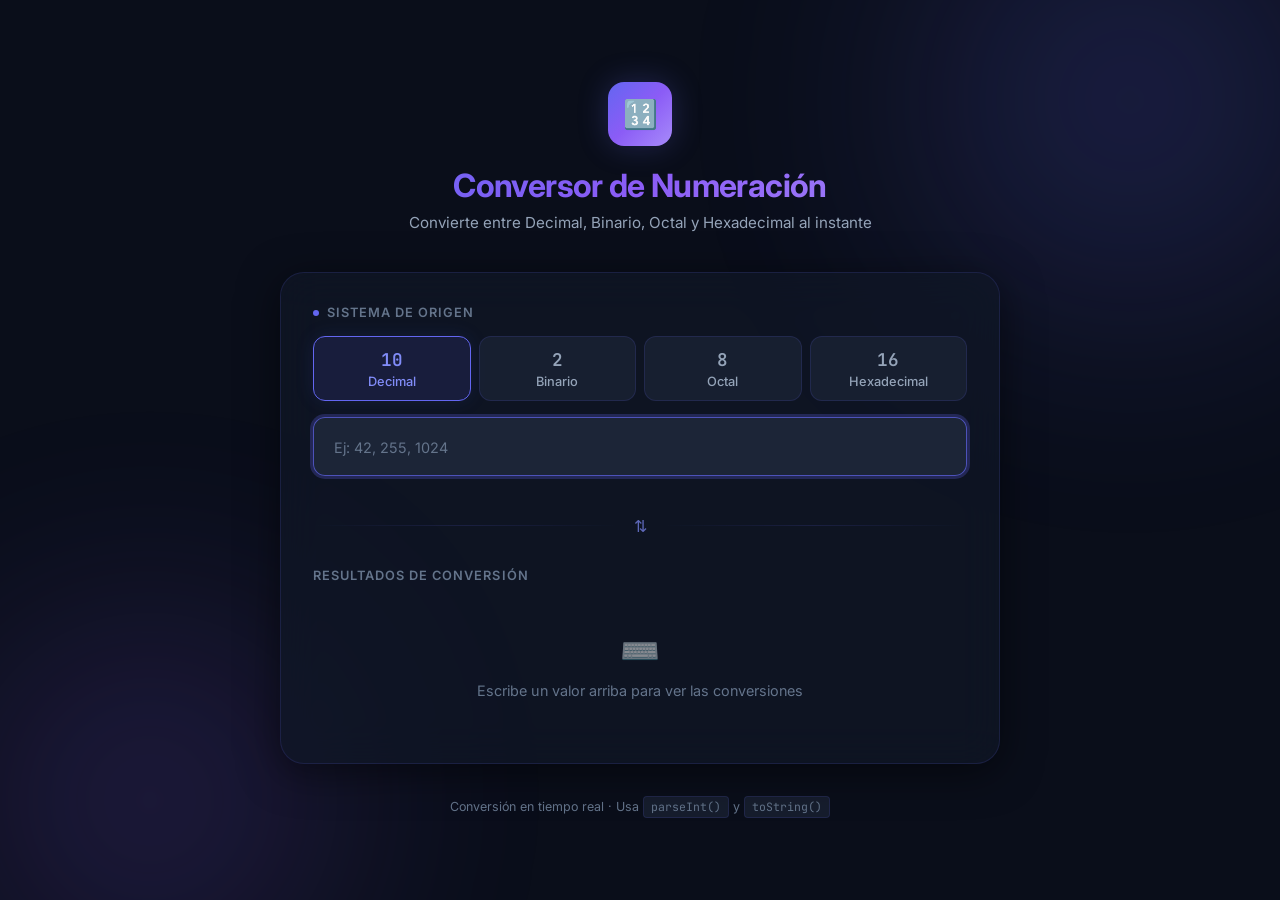
<file: index.html>
<!DOCTYPE html>
<html lang="es">

<head>
    <meta charset="UTF-8">
    <meta name="viewport" content="width=device-width, initial-scale=1.0">
    <meta name="description"
        content="Conversor de sistemas de numeración: Decimal, Binario, Octal y Hexadecimal con conversión en tiempo real.">
    <title>Conversor de Sistemas de Numeración</title>
    <link rel="preconnect" href="https://fonts.googleapis.com">
    <link rel="preconnect" href="https://fonts.gstatic.com" crossorigin>
    <link
        href="https://fonts.googleapis.com/css2?family=Inter:wght@300;400;500;600;700&family=JetBrains+Mono:wght@400;500;600&display=swap"
        rel="stylesheet">
    <link rel="stylesheet" href="styles.css">
</head>

<body>
    <div class="app-container">

        <!-- Header -->
        <header class="app-header">
            <div class="icon-badge">🔢</div>
            <h1>Conversor de Numeración</h1>
            <p>Convierte entre Decimal, Binario, Octal y Hexadecimal al instante</p>
        </header>

        <!-- Main Card -->
        <div class="converter-card">

            <!-- Input Section -->
            <div class="input-section">
                <div class="section-label">
                    <span class="dot"></span>
                    Sistema de origen
                </div>

                <!-- Base selector buttons -->
                <div class="base-select-row" id="baseSelector">
                    <button class="base-option active" data-base="10" id="btn-base-10">
                        <span class="base-num">10</span>
                        Decimal
                    </button>
                    <button class="base-option" data-base="2" id="btn-base-2">
                        <span class="base-num">2</span>
                        Binario
                    </button>
                    <button class="base-option" data-base="8" id="btn-base-8">
                        <span class="base-num">8</span>
                        Octal
                    </button>
                    <button class="base-option" data-base="16" id="btn-base-16">
                        <span class="base-num">16</span>
                        Hexadecimal
                    </button>
                </div>

                <!-- Value input -->
                <div class="input-wrapper">
                    <input type="text" id="inputValue" placeholder="Ingresa un valor..." autocomplete="off"
                        spellcheck="false">
                    <button class="clear-btn" id="clearBtn" title="Limpiar">✕</button>
                </div>

                <!-- Validation message -->
                <div class="validation-msg" id="validationMsg">
                    <span>⚠</span>
                    <span id="validationText"></span>
                </div>
            </div>

            <!-- Divider -->
            <div class="divider">
                <div class="line"></div>
                <span class="icon">⇅</span>
                <div class="line"></div>
            </div>

            <!-- Results Section -->
            <div class="results-section">
                <div class="section-label">Resultados de conversión</div>
                <div class="result-grid" id="resultGrid">
                    <div class="empty-state" id="emptyState">
                        <div class="empty-icon">⌨️</div>
                        <p>Escribe un valor arriba para ver las conversiones</p>
                    </div>
                </div>
            </div>

        </div>

        <!-- Footer -->
        <footer class="app-footer">
            Conversión en tiempo real · Usa <kbd>parseInt()</kbd> y <kbd>toString()</kbd>
        </footer>

    </div>

    <!-- Script externo -->
    <script src="converter.js"></script>
</body>

</html>
</file>
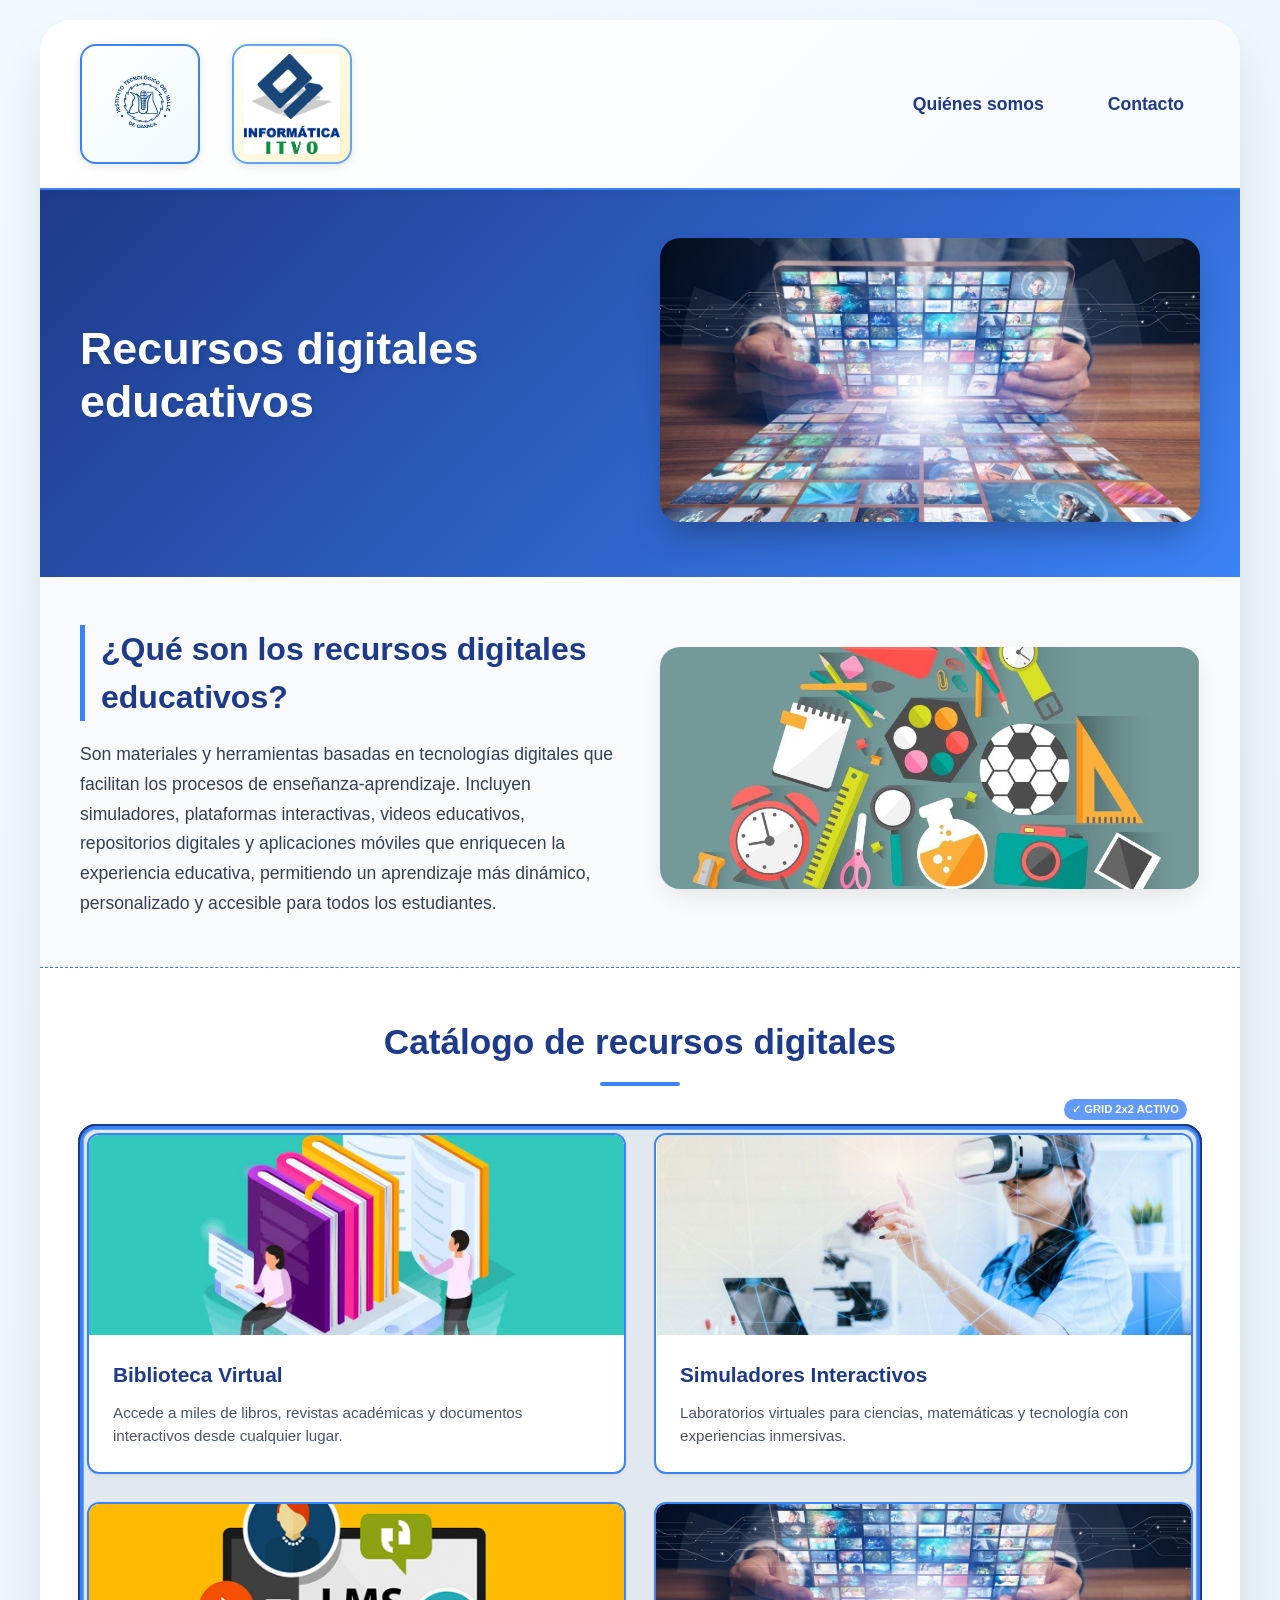
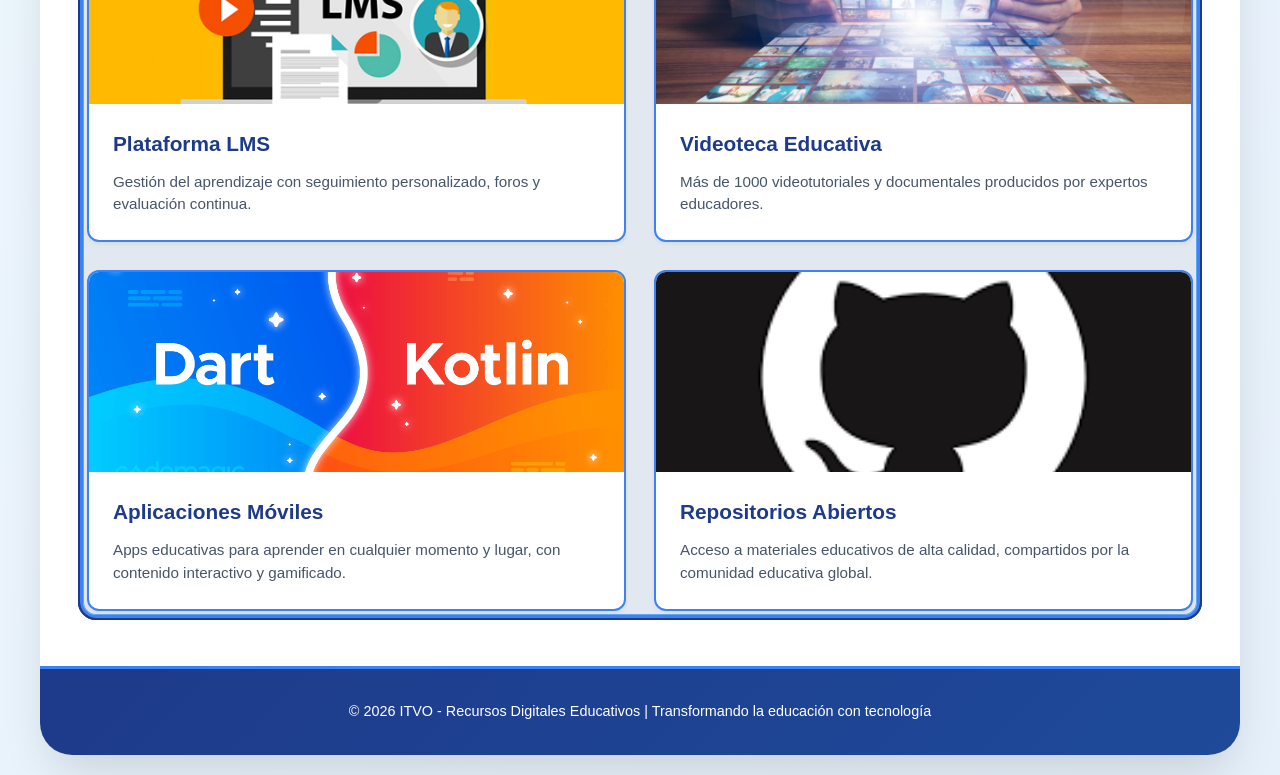
<file: recurso_edu/index.html>
<!DOCTYPE html>
<html lang="es">

<head>
  <meta charset="UTF-8">
  <meta name="viewport" content="width=device-width, initial-scale=1.0, viewport-fit=cover">
  <title>ITVO - Recursos Digitales Educativos</title>
  <link rel="stylesheet" href="css/index.css">
  <link rel="icon" href="images/logo.png" type="image/png">
</head>

<body>
  <div class="page-container">
    <!-- Header con logos -->
    <header class="main-header">
      <div class="logos">
        <div class="logo-item">
          <img src="images/logo1.png" alt="ITVO Logo" class="logo-img"
            onerror="this.src='https://placehold.co/80x80/1e3a8a/white?text=ITVO'">
        </div>
        <div class="logo-item">
          <img src="images/logoInf.jpeg" alt="Informática Logo" class="logo-img"
            onerror="this.src='https://placehold.co/80x80/3b82f6/white?text=Info'">
        </div>
      </div>
      <nav class="main-nav">
        <ul>
          <li><a href="presentacion.html">Quiénes somos </a></li>
          <li><a href="presentacion.html">Contacto</a></li>
        </ul>
      </nav>
    </header>

    <section class="hero">
      <div class="hero-text">
        <h1>Recursos digitales educativos</h1>
      </div>
      <div class="hero-image">
        <img src="images/multimedia.jpg" alt="Recursos digitales educativos" class="hero-img"
          onerror="this.src='https://placehold.co/600x400/2563eb/white?text=Recursos+Digitales+Educativos'">
      </div>
    </section>

    <section class="description-section">
      <div class="desc-content">
        <h2>¿Qué son los recursos digitales educativos?</h2>
        <p>Son materiales y herramientas basadas en tecnologías digitales que facilitan los procesos de
          enseñanza-aprendizaje. Incluyen simuladores, plataformas interactivas, videos educativos, repositorios
          digitales y aplicaciones móviles que enriquecen la experiencia educativa, permitiendo un aprendizaje más
          dinámico, personalizado y accesible para todos los estudiantes.</p>
      </div>
      <div class="desc-image">
        <img src="images/recursoed.jpg" alt="Descripción recursos digitales" class="desc-img"
          onerror="this.src='https://placehold.co/500x350/3b82f6/white?text=Recursos+Digitales'">
      </div>
    </section>

    <section class="resources-section">
      <h2 class="section-title">Catálogo de recursos digitales</h2>
      <div class="resources-grid grid-2x2">
        <!-- Recurso 1 -->
        <div class="resource-card">
          <div class="resource-image">
            <img src="images/que-es-una-biblioteca-virtual.webp" alt="Recurso digital 1"
              onerror="this.src='https://placehold.co/300x200/1e3a8a/white?text=Biblioteca+Virtual'">
          </div>
          <div class="resource-description">
            <h3>Biblioteca Virtual</h3>
            <p>Accede a miles de libros, revistas académicas y documentos interactivos desde cualquier lugar.</p>
          </div>
        </div>
        <!-- Recurso 2 -->
        <div class="resource-card">
          <div class="resource-image">
            <img src="images/simulador1.jpg" alt="Recurso digital 2"
              onerror="this.src='https://placehold.co/300x200/2563eb/white?text=Simuladores+3D'">
          </div>
          <div class="resource-description">
            <h3>Simuladores Interactivos</h3>
            <p>Laboratorios virtuales para ciencias, matemáticas y tecnología con experiencias inmersivas.</p>
          </div>
        </div>
        <!-- Recurso 3 -->
        <div class="resource-card">
          <div class="resource-image">
            <img src="images/lms.png" alt="Recurso digital 3"
              onerror="this.src='https://placehold.co/300x200/3b82f6/white?text=Plataforma+LMS'">
          </div>
          <div class="resource-description">
            <h3>Plataforma LMS</h3>
            <p>Gestión del aprendizaje con seguimiento personalizado, foros y evaluación continua.</p>
          </div>
        </div>
        <!-- Recurso 4 -->
        <div class="resource-card">
          <div class="resource-image">
            <img src="images/multimedia.jpg" alt="Recurso digital 4"
              onerror="this.src='https://placehold.co/300x200/1e40af/white?text=Contenido+Multimedia'">
          </div>
          <div class="resource-description">
            <h3>Videoteca Educativa</h3>
            <p>Más de 1000 videotutoriales y documentales producidos por expertos educadores.</p>
          </div>
          <!--Recurso 5-->
        </div>
        <div class="resource-card">
          <div class="resource-image">
            <img src="images/app.png" alt="Recurso digital 5"
              onerror="this.src='https://placehold.co/300x200/1e3a8a/white?text=Aplicaciones+Móviles'">
          </div>
          <div class="resource-description">
            <h3>Aplicaciones Móviles</h3>
            <p>Apps educativas para aprender en cualquier momento y lugar, con contenido interactivo y gamificado.</p>
          </div>
        </div>
        <!--Recurso 6-->
        <div class="resource-card">
          <div class="resource-image">
            <img src="images/git.png" alt="Recurso digital 6"
              onerror="this.src='https://placehold.co/300x200/2563eb/white?text=Repositorios+Abiertos'">
          </div>
          <div class="resource-description">
            <h3>Repositorios Abiertos</h3>
            <p>Acceso a materiales educativos de alta calidad, compartidos por la comunidad educativa global.</p>
          </div>
        </div>
      </div>
    </section>

    <footer class="main-footer">
      <p>&copy; 2026 ITVO - Recursos Digitales Educativos | Transformando la educación con tecnología</p>
    </footer>
  </div>

  <script src="js/index.js"></script>
</body>

</html>
</file>
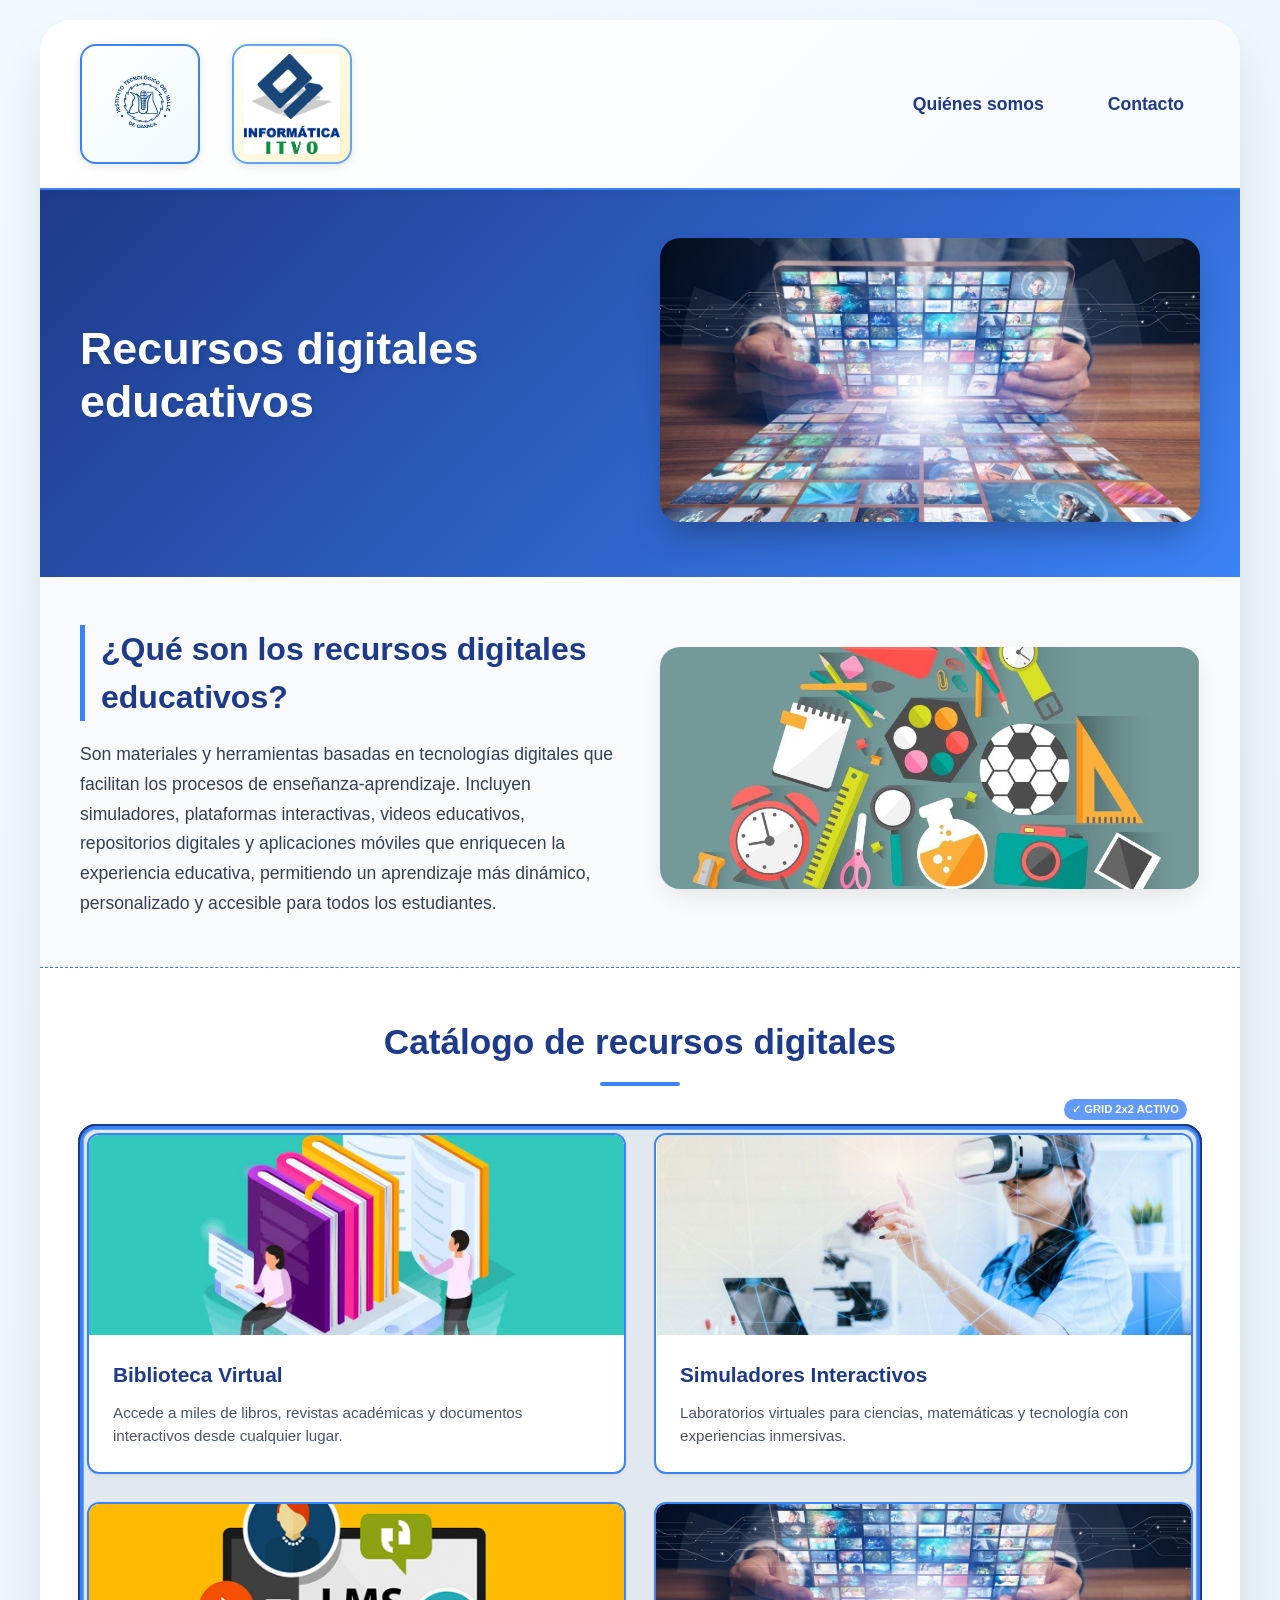
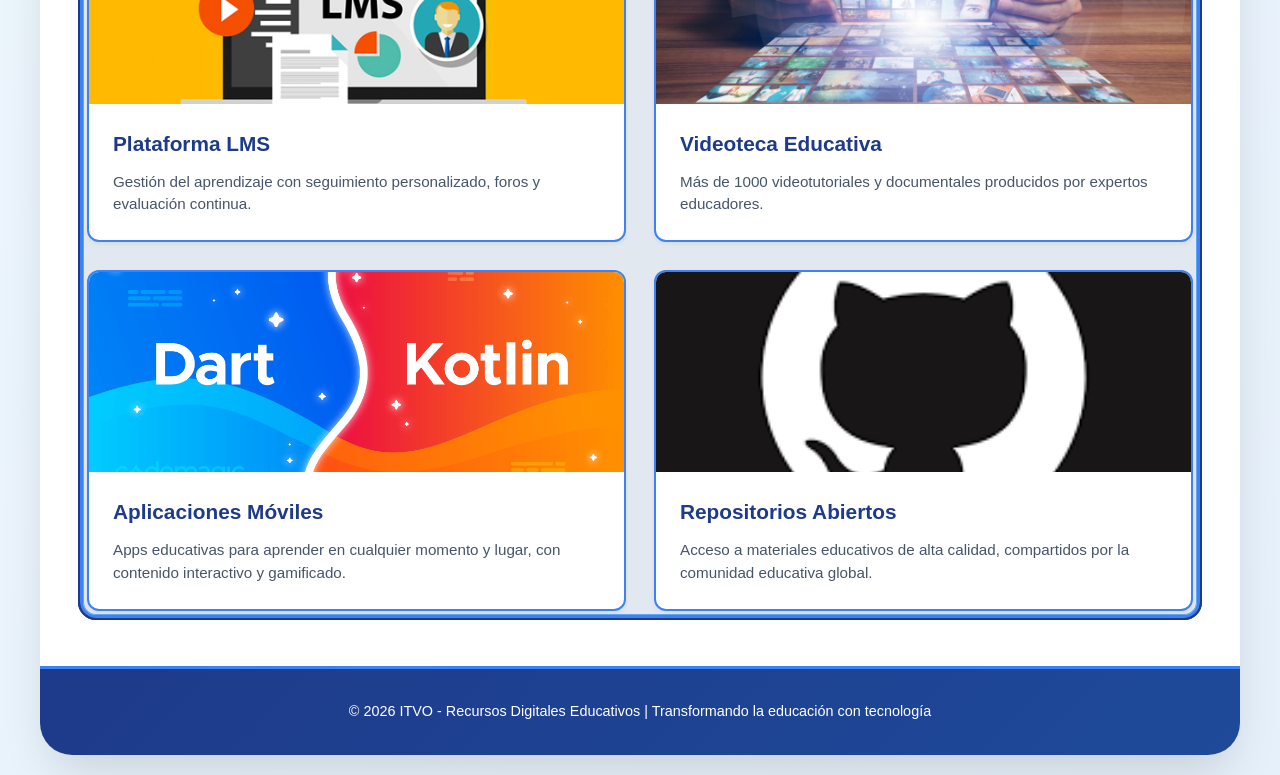
<file: u2T3/index.html>
<!DOCTYPE html>
<html lang="es">

<head>
  <meta charset="UTF-8">
  <meta name="viewport" content="width=device-width, initial-scale=1.0, viewport-fit=cover">
  <title>ITVO - Recursos Digitales Educativos</title>
  <link rel="stylesheet" href="css/index.css">
  <link rel="icon" href="images/logo.png" type="image/png">
</head>

<body>
  <div class="page-container">
    <header class="main-header">
      <div class="logos">
        <div class="logo-item">
          <img src="images/logo1.png" alt="ITVO Logo" class="logo-img"
            onerror="this.src='https://placehold.co/80x80/1e3a8a/white?text=ITVO'">
        </div>
        <div class="logo-item">
          <img src="images/logoInf.jpeg" alt="Informática Logo" class="logo-img"
            onerror="this.src='https://placehold.co/80x80/3b82f6/white?text=Info'">
        </div>
      </div>
      <nav class="main-nav">
        <ul>
          <li><a href="presentacion.html">Quiénes somos </a></li>
          <li><a href="presentacion.html">Contacto</a></li>
        </ul>
      </nav>
    </header>

    <section class="hero">
      <div class="hero-text">
        <h1>Recursos digitales educativos</h1>
      </div>
      <div class="hero-image">
        <img src="images/multimedia.jpg" alt="Recursos digitales educativos" class="hero-img"
          onerror="this.src='https://placehold.co/600x400/2563eb/white?text=Recursos+Digitales+Educativos'">
      </div>
    </section>

    <section class="description-section">
      <div class="desc-content">
        <h2>¿Qué son los recursos digitales educativos?</h2>
        <p>Son materiales y herramientas basadas en tecnologías digitales que facilitan los procesos de
          enseñanza-aprendizaje. Incluyen simuladores, plataformas interactivas, videos educativos, repositorios
          digitales y aplicaciones móviles que enriquecen la experiencia educativa, permitiendo un aprendizaje más
          dinámico, personalizado y accesible para todos los estudiantes.</p>
      </div>
      <div class="desc-image">
        <img src="images/recursoed.jpg" alt="Descripción recursos digitales" class="desc-img"
          onerror="this.src='https://placehold.co/500x350/3b82f6/white?text=Recursos+Digitales'">
      </div>
    </section>

    <section class="resources-section">
      <h2 class="section-title">Catálogo de recursos digitales</h2>
      <div class="resources-grid grid-2x2">
        <div class="resource-card">
          <div class="resource-image">
            <img src="images/que-es-una-biblioteca-virtual.webp" alt="Recurso digital 1"
              onerror="this.src='https://placehold.co/300x200/1e3a8a/white?text=Biblioteca+Virtual'">
          </div>
          <div class="resource-description">
            <h3>Biblioteca Virtual</h3>
            <p>Accede a miles de libros, revistas académicas y documentos interactivos desde cualquier lugar.</p>
          </div>
        </div>
        <div class="resource-card">
          <div class="resource-image">
            <img src="images/simulador1.jpg" alt="Recurso digital 2"
              onerror="this.src='https://placehold.co/300x200/2563eb/white?text=Simuladores+3D'">
          </div>
          <div class="resource-description">
            <h3>Simuladores Interactivos</h3>
            <p>Laboratorios virtuales para ciencias, matemáticas y tecnología con experiencias inmersivas.</p>
          </div>
        </div>
        <div class="resource-card">
          <div class="resource-image">
            <img src="images/lms.png" alt="Recurso digital 3"
              onerror="this.src='https://placehold.co/300x200/3b82f6/white?text=Plataforma+LMS'">
          </div>
          <div class="resource-description">
            <h3>Plataforma LMS</h3>
            <p>Gestión del aprendizaje con seguimiento personalizado, foros y evaluación continua.</p>
          </div>
        </div>
        <div class="resource-card">
          <div class="resource-image">
            <img src="images/multimedia.jpg" alt="Recurso digital 4"
              onerror="this.src='https://placehold.co/300x200/1e40af/white?text=Contenido+Multimedia'">
          </div>
          <div class="resource-description">
            <h3>Videoteca Educativa</h3>
            <p>Más de 1000 videotutoriales y documentales producidos por expertos educadores.</p>
          </div>
        </div>
        <div class="resource-card">
          <div class="resource-image">
            <img src="images/app.png" alt="Recurso digital 5"
              onerror="this.src='https://placehold.co/300x200/1e3a8a/white?text=Aplicaciones+Móviles'">
          </div>
          <div class="resource-description">
            <h3>Aplicaciones Móviles</h3>
            <p>Apps educativas para aprender en cualquier momento y lugar, con contenido interactivo y gamificado.</p>
          </div>
        </div>
        <div class="resource-card">
          <div class="resource-image">
            <img src="images/git.png" alt="Recurso digital 6"
              onerror="this.src='https://placehold.co/300x200/2563eb/white?text=Repositorios+Abiertos'">
          </div>
          <div class="resource-description">
            <h3>Repositorios Abiertos</h3>
            <p>Acceso a materiales educativos de alta calidad, compartidos por la comunidad educativa global.</p>
          </div>
        </div>
      </div>
    </section>

    <footer class="main-footer">
      <p>&copy; 2026 ITVO - Recursos Digitales Educativos | Transformando la educación con tecnología</p>
    </footer>
  </div>

  <script src="js/index.js"></script>
</body>

</html>
</file>
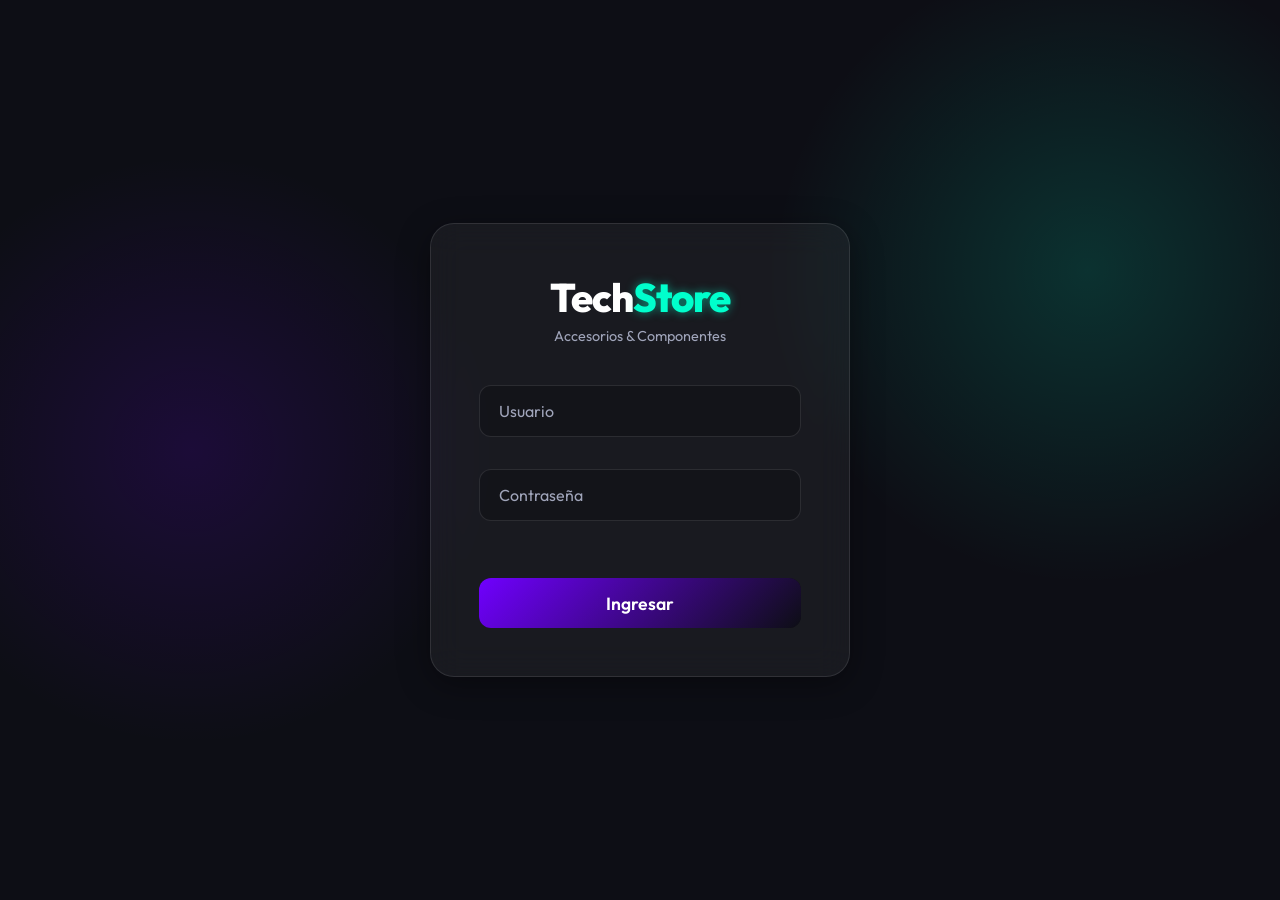
<file: SistemaVenta/SistemaVenta/index.html>
<!DOCTYPE html>
<html lang="es">

<head>
    <meta charset="UTF-8">
    <meta name="viewport" content="width=device-width, initial-scale=1.0">
    <title>TechStore - Iniciar Sesión</title>
    <link rel="stylesheet" href="styles.css">
    <link href="https://fonts.googleapis.com/css2?family=Outfit:wght@300;400;600;800&display=swap" rel="stylesheet">
</head>

<body class="login-bg">
    <div class="glass-container login-box">
        <div class="logo-area">
            <h1>Tech<span>Store</span></h1>
            <p>Accesorios & Componentes</p>
        </div>

        <form id="loginForm">
            <div class="input-group">
                <input type="text" id="username" required>
                <label for="username">Usuario</label>
            </div>
            <div class="input-group">
                <input type="password" id="password" required>
                <label for="password">Contraseña</label>
            </div>
            <div class="error-msg" id="errorMsg"></div>
            <button type="submit" class="glow-on-hover">Ingresar</button>
        </form>



        <script src="data.js"></script>
        <script src="login.js"></script>
</body>

</html>
</file>
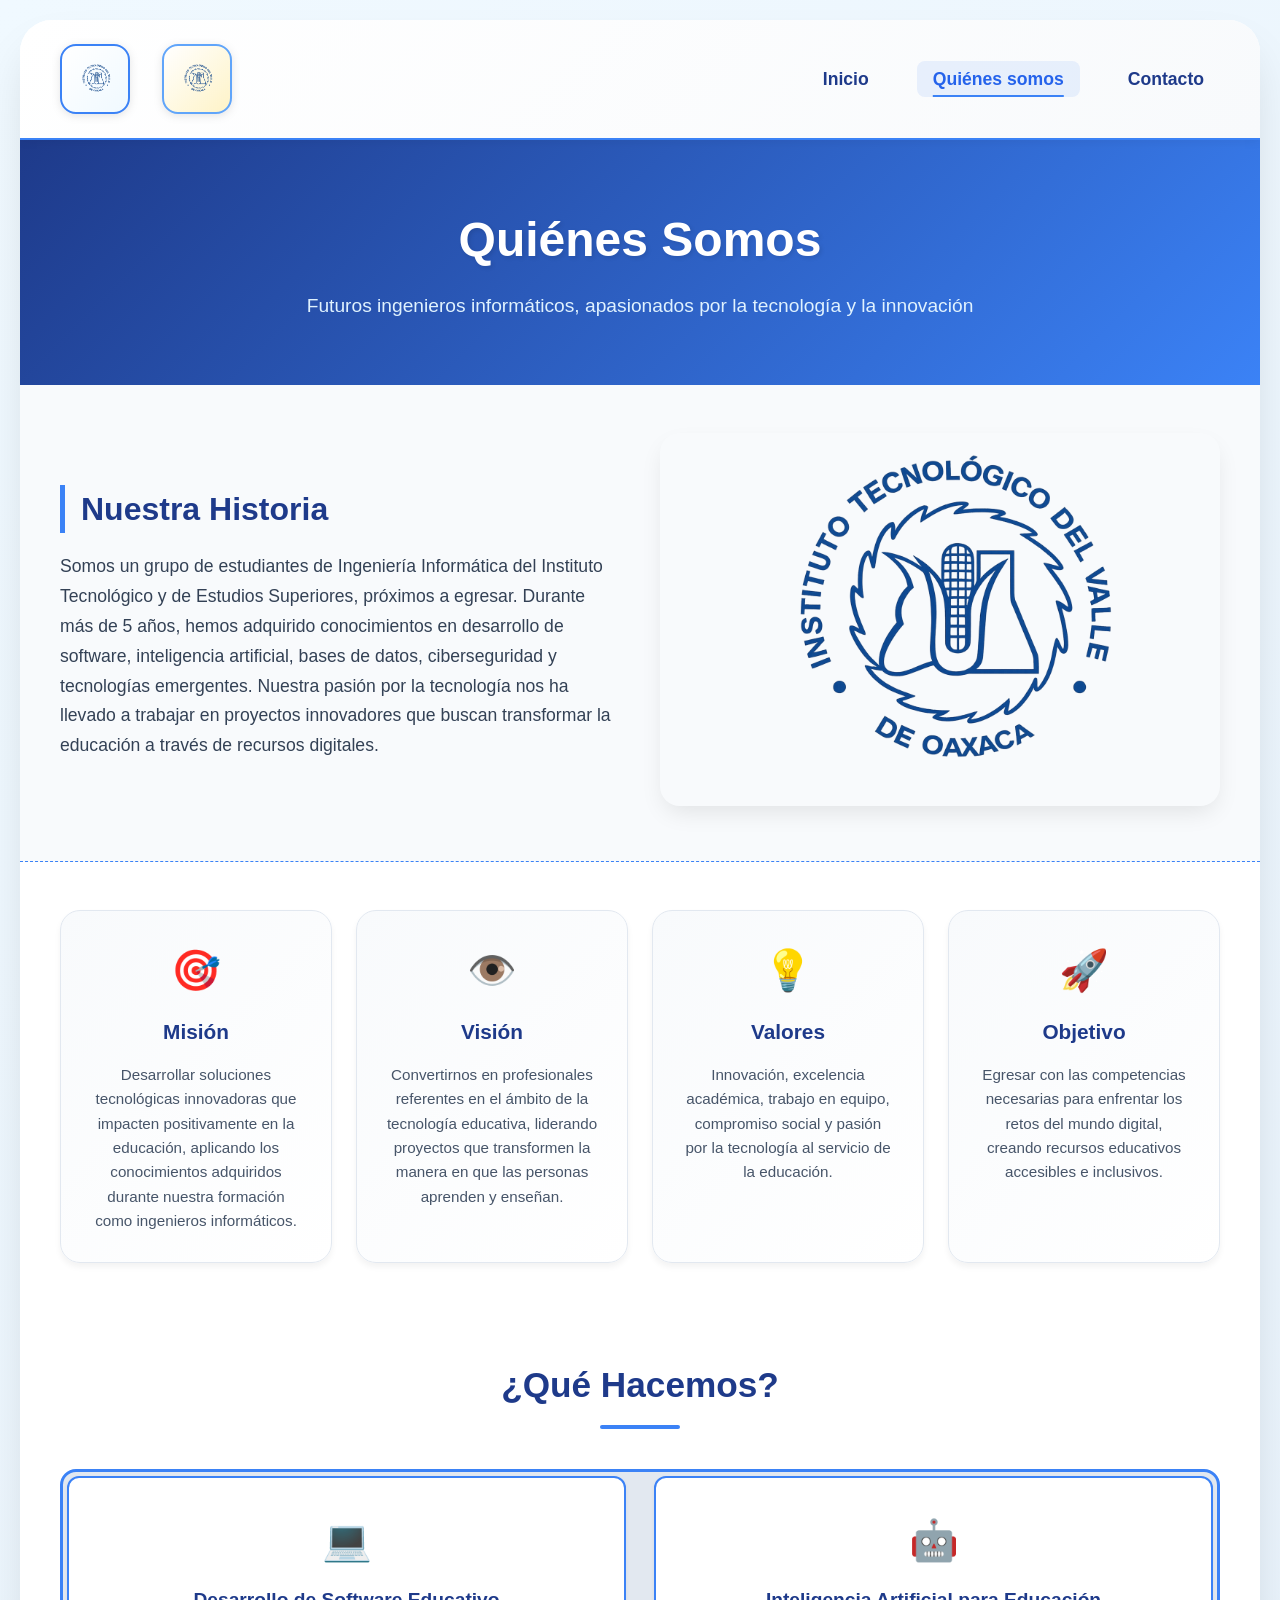
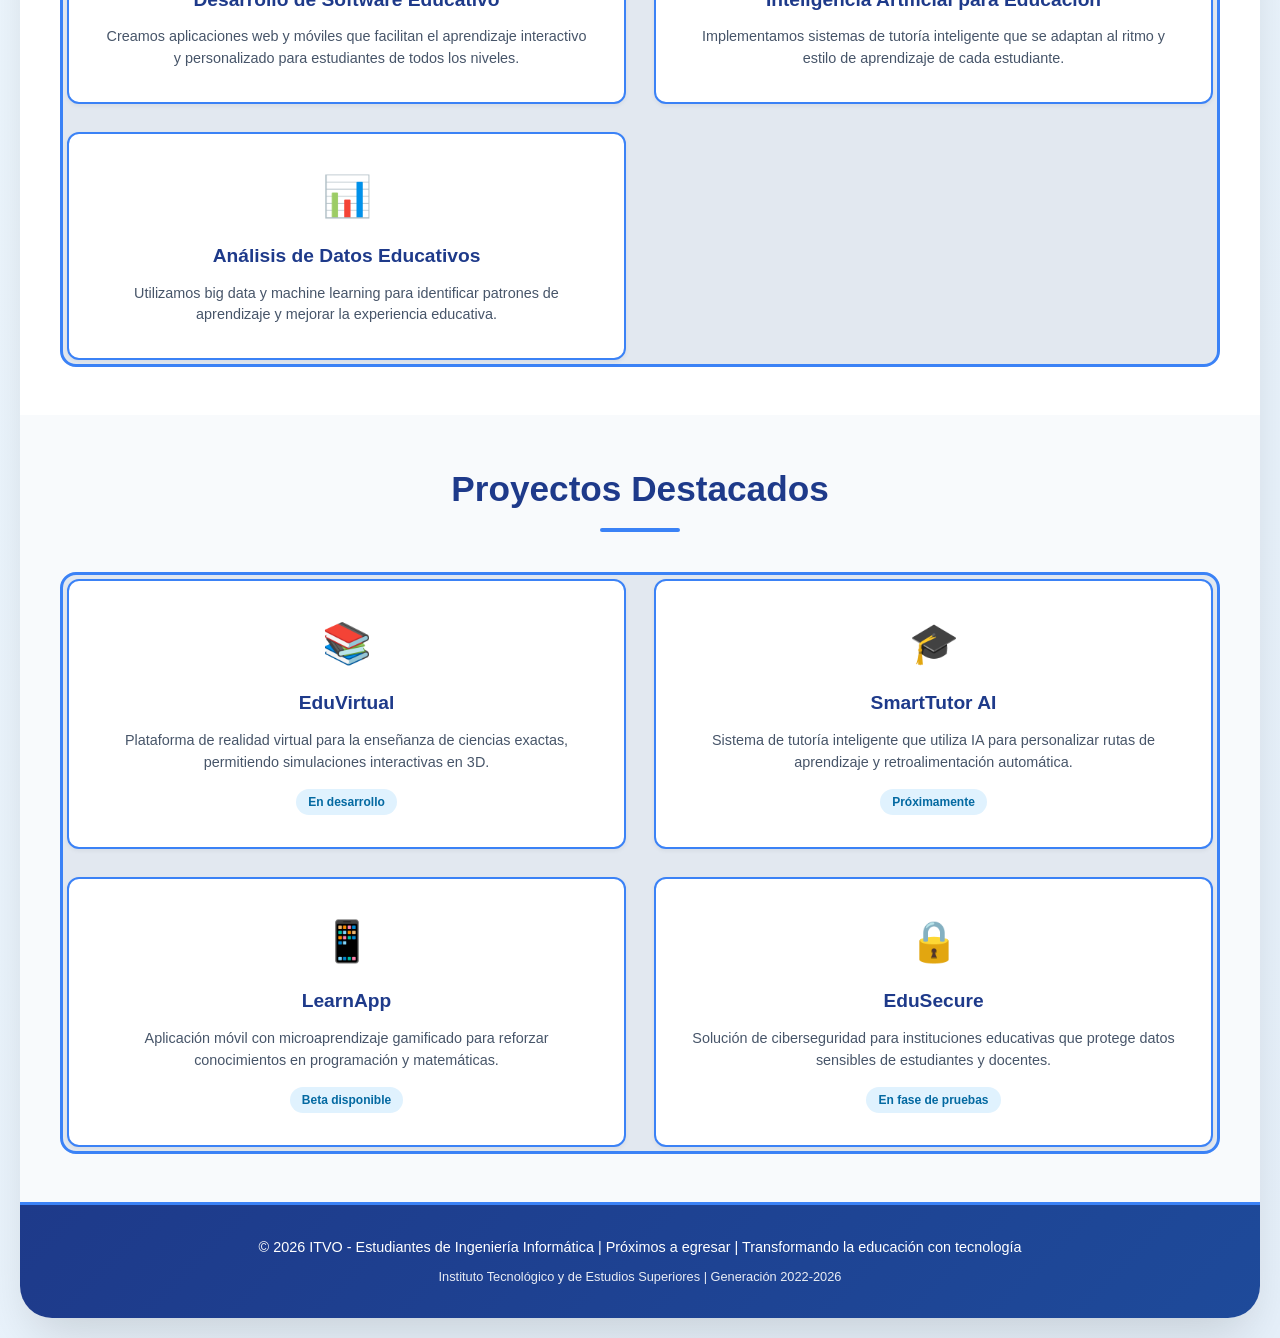
<file: recurso_edu/presentacion.html>
<!DOCTYPE html>
<html lang="es">

<head>
  <meta charset="UTF-8">
  <meta name="viewport" content="width=device-width, initial-scale=1.0, viewport-fit=cover">
  <title>ITVO - Quiénes Somos | Estudiantes de Ingeniería Informática</title>
  <link rel="stylesheet" href="css/presentacion.css">
  <link rel="icon" href="images/logo1.png" type="image/png">
</head>

<body>
  <div class="page-container">
    <!-- Header con logos -->
    <header class="main-header">
      <div class="logos">
        <div class="logo-item">
          <img src="images/logo1.png" alt="ITVO Logo" class="logo-img"
            onerror="this.src='https://placehold.co/80x80/1e3a8a/white?text=ITVO'">
        </div>
        <div class="logo-item">
          <img src="images/logo1.png" alt="Informática Logo" class="logo-img"
            onerror="this.src='https://placehold.co/80x80/3b82f6/white?text=Info'">
        </div>
      </div>
      <nav class="main-nav">
        <ul>
          <li><a href="index.html">Inicio</a></li>
          <li><a href="#" class="active">Quiénes somos</a></li>
          <li><a href="#">Contacto</a></li>
        </ul>
      </nav>
    </header>

    <!-- Sección Hero: Presentación del equipo -->
    <section class="hero-team">
      <div class="hero-content">
        <h1>Quiénes Somos</h1>
        <p class="subtitle">Futuros ingenieros informáticos, apasionados por la tecnología y la innovación</p>
      </div>
    </section>

    <!-- Sección: Nuestra Historia -->
    <section class="history-section">
      <div class="history-content">
        <h2>Nuestra Historia</h2>
        <p>Somos un grupo de estudiantes de Ingeniería Informática del Instituto Tecnológico y de Estudios Superiores,
          próximos a egresar. Durante más de 5 años, hemos adquirido conocimientos en desarrollo de software,
          inteligencia artificial, bases de datos, ciberseguridad y tecnologías emergentes. Nuestra pasión por la
          tecnología nos ha llevado a trabajar en proyectos innovadores que buscan transformar la educación a través de
          recursos digitales.</p>
      </div>
      <div class="history-image">
        <img src="images/logo1.png" alt="Nuestra historia" class="history-img"
          onerror="this.src='https://placehold.co/500x350/3b82f6/white?text=Nuestra+Historia'">
      </div>
    </section>

    <!-- Sección: Misión y Visión (GRID 2x2) -->
    <section class="mission-vision">
      <div class="mv-card">
        <div class="mv-icon">🎯</div>
        <h3>Misión</h3>
        <p>Desarrollar soluciones tecnológicas innovadoras que impacten positivamente en la educación, aplicando los
          conocimientos adquiridos durante nuestra formación como ingenieros informáticos.</p>
      </div>
      <div class="mv-card">
        <div class="mv-icon">👁️</div>
        <h3>Visión</h3>
        <p>Convertirnos en profesionales referentes en el ámbito de la tecnología educativa, liderando proyectos que
          transformen la manera en que las personas aprenden y enseñan.</p>
      </div>
      <div class="mv-card">
        <div class="mv-icon">💡</div>
        <h3>Valores</h3>
        <p>Innovación, excelencia académica, trabajo en equipo, compromiso social y pasión por la tecnología al servicio
          de la educación.</p>
      </div>
      <div class="mv-card">
        <div class="mv-icon">🚀</div>
        <h3>Objetivo</h3>
        <p>Egresar con las competencias necesarias para enfrentar los retos del mundo digital, creando recursos
          educativos accesibles e inclusivos.</p>
      </div>
    </section>


    <!-- Sección: Qué Hacemos -->
    <section class="whatwedo-section">
      <h2 class="section-title">¿Qué Hacemos?</h2>
      <div class="whatwedo-grid grid-2x2">
        <div class="wwd-card">
          <div class="wwd-icon">💻</div>
          <h3>Desarrollo de Software Educativo</h3>
          <p>Creamos aplicaciones web y móviles que facilitan el aprendizaje interactivo y personalizado para
            estudiantes de todos los niveles.</p>
        </div>
        <div class="wwd-card">
          <div class="wwd-icon">🤖</div>
          <h3>Inteligencia Artificial para Educación</h3>
          <p>Implementamos sistemas de tutoría inteligente que se adaptan al ritmo y estilo de aprendizaje de cada
            estudiante.</p>
        </div>
        <div class="wwd-card">
          <div class="wwd-icon">📊</div>
          <h3>Análisis de Datos Educativos</h3>
          <p>Utilizamos big data y machine learning para identificar patrones de aprendizaje y mejorar la experiencia
            educativa.</p>
        </div>
        <div class="wwd-card">
          <div class="wwd-icon">🌐</div>
          <h3>Plataformas Colaborativas</h3>
          <p>Desarrollamos entornos virtuales que fomentan la colaboración entre estudiantes y docentes, rompiendo
            barreras geográficas.</p>
        </div>
      </div>
    </section>

    <!-- Sección: Proyectos Destacados -->
    <section class="projects-section">
      <h2 class="section-title">Proyectos Destacados</h2>
      <div class="projects-grid grid-2x2">
        <div class="project-card">
          <div class="project-icon">📚</div>
          <h3>EduVirtual</h3>
          <p>Plataforma de realidad virtual para la enseñanza de ciencias exactas, permitiendo simulaciones interactivas
            en 3D.</p>
          <span class="project-status">En desarrollo</span>
        </div>
        <div class="project-card">
          <div class="project-icon">🎓</div>
          <h3>SmartTutor AI</h3>
          <p>Sistema de tutoría inteligente que utiliza IA para personalizar rutas de aprendizaje y retroalimentación
            automática.</p>
          <span class="project-status">Próximamente</span>
        </div>
        <div class="project-card">
          <div class="project-icon">📱</div>
          <h3>LearnApp</h3>
          <p>Aplicación móvil con microaprendizaje gamificado para reforzar conocimientos en programación y matemáticas.
          </p>
          <span class="project-status">Beta disponible</span>
        </div>
        <div class="project-card">
          <div class="project-icon">🔒</div>
          <h3>EduSecure</h3>
          <p>Solución de ciberseguridad para instituciones educativas que protege datos sensibles de estudiantes y
            docentes.</p>
          <span class="project-status">En fase de pruebas</span>
        </div>
      </div>
    </section>

    <!-- Footer -->
    <footer class="main-footer">
      <p>&copy; 2026 ITVO - Estudiantes de Ingeniería Informática | Próximos a egresar | Transformando la educación con
        tecnología</p>
      <div class="footer-info">
        <p>Instituto Tecnológico y de Estudios Superiores | Generación 2022-2026 </p>
      </div>
    </footer>
  </div>

  <script src="js/presentacion.js"></script>
</body>

</html>
</file>
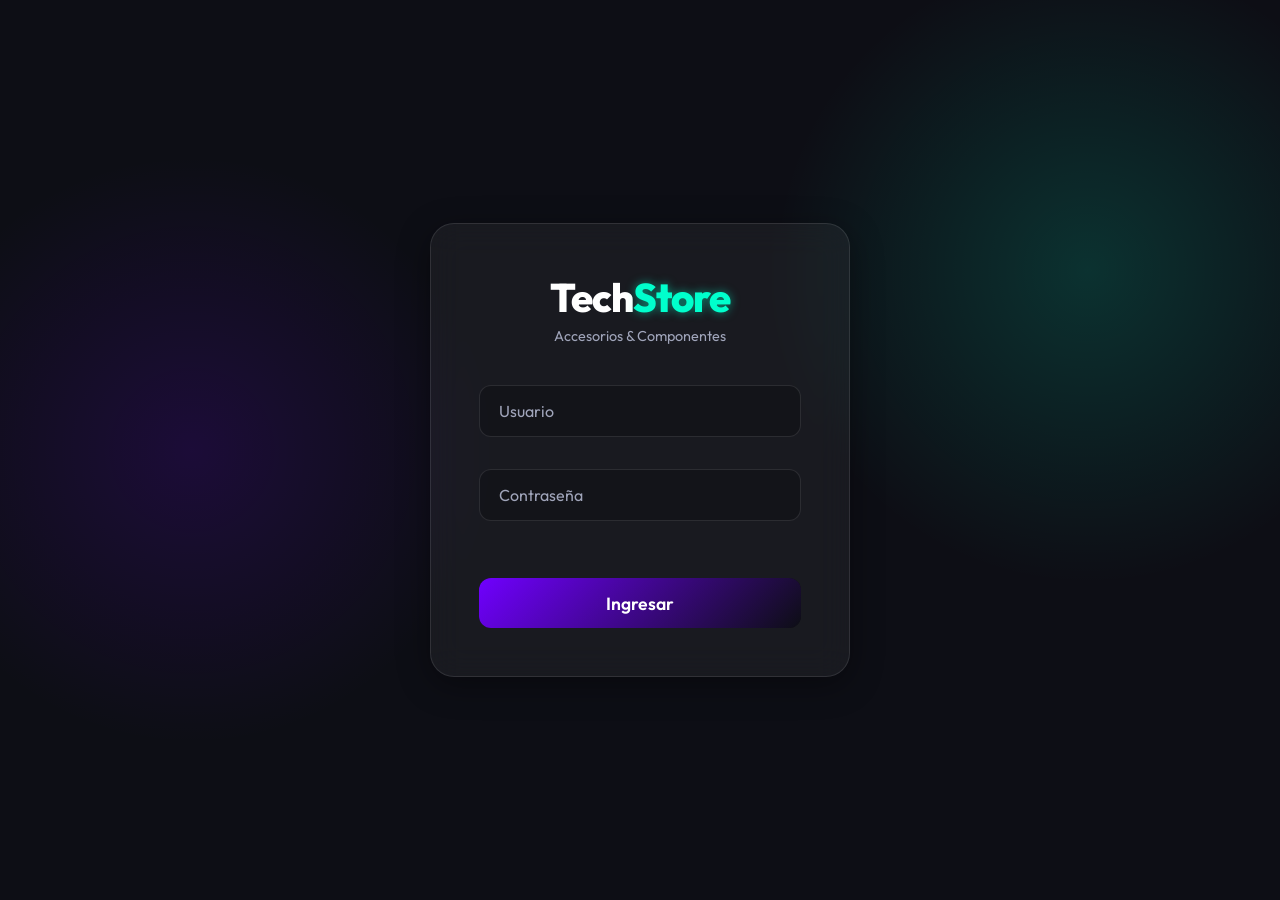
<file: SistemaVenta/SistemaVenta/dashboard_admin.html>
<!DOCTYPE html>
<html lang="es">
<head>
    <meta charset="UTF-8">
    <meta name="viewport" content="width=device-width, initial-scale=1.0">
    <title>Dashboard Administrador - TechStore</title>
    <link rel="stylesheet" href="styles.css">
    <link href="https://fonts.googleapis.com/css2?family=Outfit:wght@300;400;600;800&display=swap" rel="stylesheet">
</head>
<body class="dashboard-body">
    <nav class="nav-bar">
        <div class="logo-area">
            <h1>Tech<span>Store</span></h1>
        </div>
        <div class="user-info">
            <span class="badge admin">Admin</span>
            <span id="displayUsername">Cargando...</span>
            <button id="logoutBtn" class="logout-btn">Cerrar Sesión</button>
        </div>
    </nav>

    <div class="dashboard-content">
        <div class="card">
            <div class="card-icon">👥</div>
            <h3>Gestión de Usuarios</h3>
            <p>Administra los roles del sistema, crear nuevos vendedores, clientes o asignar permisos avanzados.</p>
        </div>
        <div class="card">
            <div class="card-icon">📦</div>
            <h3>Inventario Total</h3>
            <p>Visualiza y administra todos los componentes de PC, tarjetas gráficas, RAM y accesorios en almacén.</p>
        </div>
        <div class="card">
            <div class="card-icon">📊</div>
            <h3>Reporte de Ventas</h3>
            <p>Accede a estadísticas globales, ganancias mensuales e historial detallado de todas las transacciones.</p>
        </div>
        <div class="card">
            <div class="card-icon">⚙️</div>
            <h3>Configuración del Sistema</h3>
            <p>Ajustes generales, políticas de contraseñas, variables de entorno y mantenimiento de la base de datos.</p>
        </div>
    </div>

    <script src="auth.js"></script>
</body>
</html>
</file>
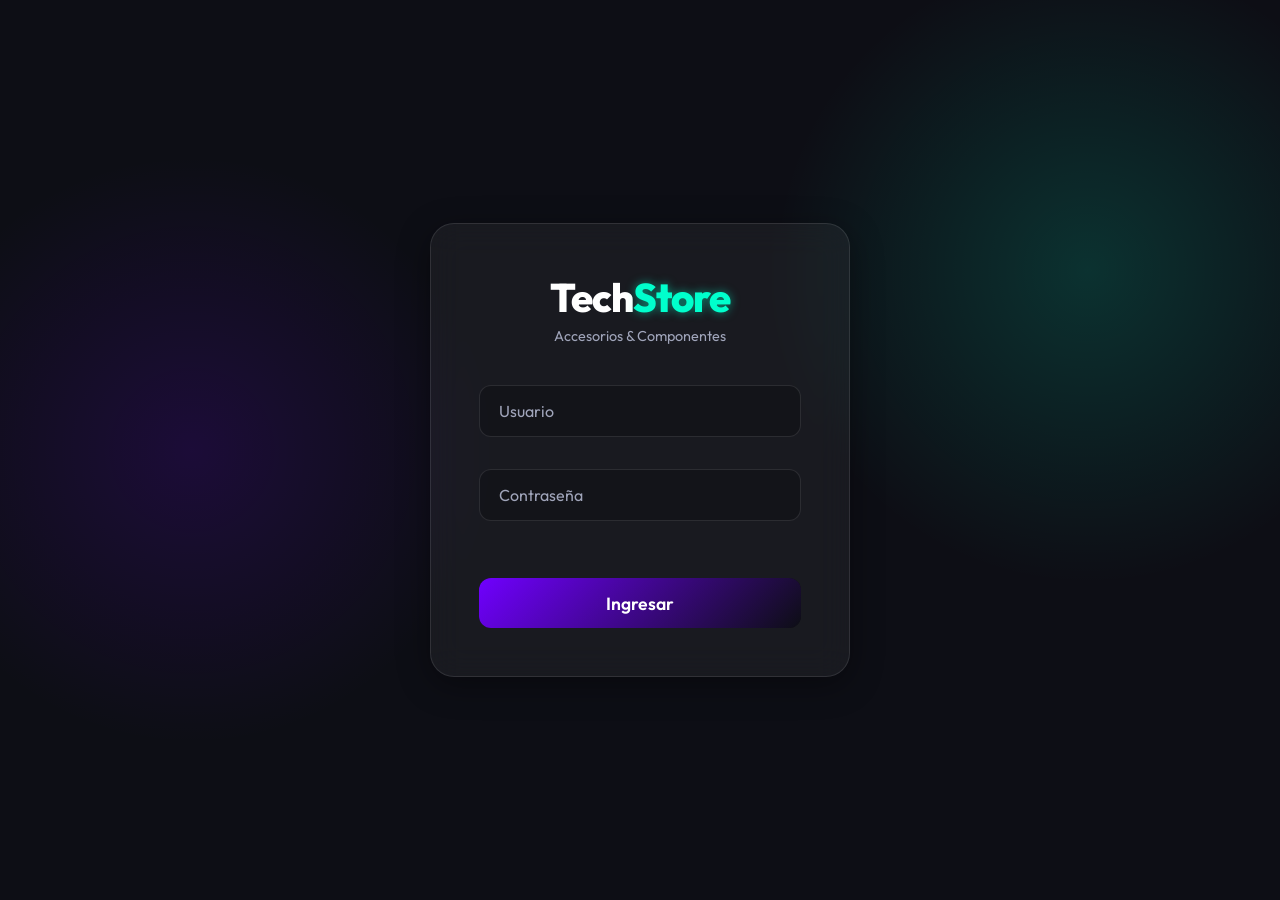
<file: SistemaVenta/SistemaVenta/dashboard_client.html>
<!DOCTYPE html>
<html lang="es">
<head>
    <meta charset="UTF-8">
    <meta name="viewport" content="width=device-width, initial-scale=1.0">
    <title>Dashboard Cliente - TechStore</title>
    <link rel="stylesheet" href="styles.css">
    <link href="https://fonts.googleapis.com/css2?family=Outfit:wght@300;400;600;800&display=swap" rel="stylesheet">
</head>
<body class="dashboard-body">
    <nav class="nav-bar">
        <div class="logo-area">
            <h1>Tech<span>Store</span></h1>
        </div>
        <div class="user-info">
            <span class="badge client">Cliente</span>
            <span id="displayUsername">Cargando...</span>
            <button id="logoutBtn" class="logout-btn">Cerrar Sesión</button>
        </div>
    </nav>

    <div class="dashboard-content">
        <div class="card">
            <div class="card-icon">🛍️</div>
            <h3>Tienda en Línea</h3>
            <p>Explora nuestras categorías de periféricos, tarjetas madre y procesadores listos para agregar a tu carrito.</p>
        </div>
        <div class="card">
            <div class="card-icon">🧾</div>
            <h3>Mis Pedidos</h3>
            <p>Monitorea y da seguimiento al estado de los pedidos que has realizado a lo largo de tu suscripción.</p>
        </div>
        <div class="card">
            <div class="card-icon">🎧</div>
            <h3>Soporte Técnico</h3>
            <p>Abre un ticket de ayuda o conéctate con nuestro personal de soporte para recibir asistencia con componentes.</p>
        </div>
    </div>

    <script src="auth.js"></script>
</body>
</html>
</file>
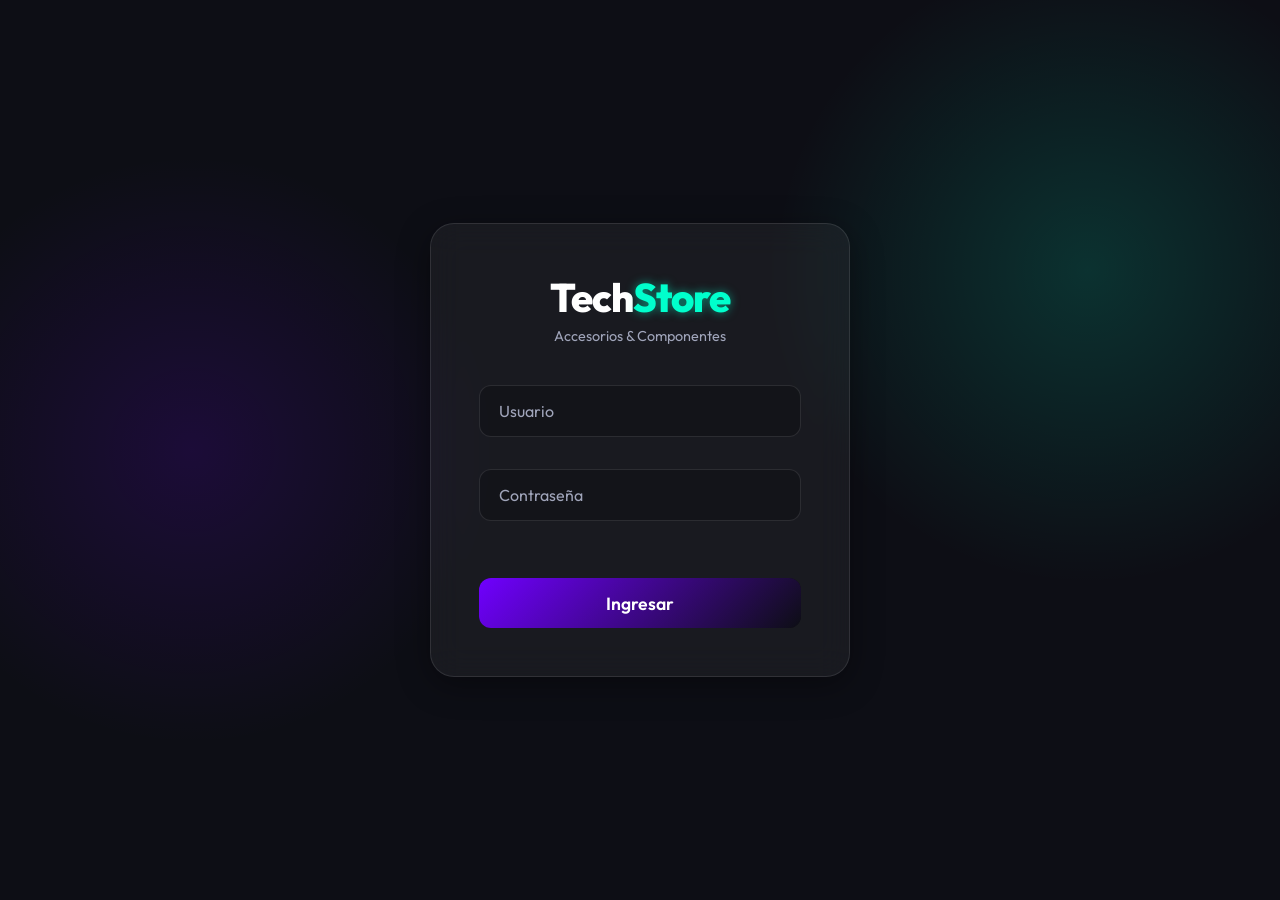
<file: SistemaVenta/SistemaVenta/dashboard_seller.html>
<!DOCTYPE html>
<html lang="es">
<head>
    <meta charset="UTF-8">
    <meta name="viewport" content="width=device-width, initial-scale=1.0">
    <title>Dashboard Vendedor - TechStore</title>
    <link rel="stylesheet" href="styles.css">
    <link href="https://fonts.googleapis.com/css2?family=Outfit:wght@300;400;600;800&display=swap" rel="stylesheet">
</head>
<body class="dashboard-body">
    <nav class="nav-bar">
        <div class="logo-area">
            <h1>Tech<span>Store</span></h1>
        </div>
        <div class="user-info">
            <span class="badge seller">Vendedor</span>
            <span id="displayUsername">Cargando...</span>
            <button id="logoutBtn" class="logout-btn">Cerrar Sesión</button>
        </div>
    </nav>

    <div class="dashboard-content">
        <div class="card">
            <div class="card-icon">🛒</div>
            <h3>Punto de Venta</h3>
            <p>Inicia el proceso de venta de accesorios o componentes y emite recibos de pago rápidamente.</p>
        </div>
        <div class="card">
            <div class="card-icon">🔖</div>
            <h3>Catálogo de Productos</h3>
            <p>Busca precios, descripciones de hardware, CPUs y tarjetas madre en stock y disponibilidad de periféricos.</p>
        </div>
        <div class="card">
            <div class="card-icon">📋</div>
            <h3>Mis Ventas</h3>
            <p>Revisa tu historial personal de facturación y transacciones completadas durante tu turno en tiempo real.</p>
        </div>
    </div>

    <script src="auth.js"></script>
</body>
</html>
</file>
<file: styles.css>
/* ========== CSS Reset & Variables ========== */
*, *::before, *::after {
  margin: 0;
  padding: 0;
  box-sizing: border-box;
}

:root {
  --bg-primary: #0a0e1a;
  --bg-secondary: #111827;
  --bg-card: rgba(17, 24, 39, 0.7);
  --bg-input: rgba(30, 41, 59, 0.6);
  --bg-input-focus: rgba(30, 41, 59, 0.9);
  --border-default: rgba(99, 102, 241, 0.15);
  --border-hover: rgba(99, 102, 241, 0.4);
  --border-focus: rgba(99, 102, 241, 0.7);
  --text-primary: #f1f5f9;
  --text-secondary: #94a3b8;
  --text-muted: #64748b;
  --accent-primary: #6366f1;
  --accent-secondary: #818cf8;
  --accent-glow: rgba(99, 102, 241, 0.25);
  --gradient-1: linear-gradient(135deg, #6366f1 0%, #8b5cf6 50%, #a78bfa 100%);
  --gradient-2: linear-gradient(135deg, #1e1b4b 0%, #312e81 100%);
  --success: #34d399;
  --error: #f87171;
  --warning: #fbbf24;
  --radius-sm: 8px;
  --radius-md: 12px;
  --radius-lg: 16px;
  --radius-xl: 24px;
  --shadow-sm: 0 1px 3px rgba(0, 0, 0, 0.3);
  --shadow-md: 0 4px 20px rgba(0, 0, 0, 0.4);
  --shadow-lg: 0 8px 40px rgba(0, 0, 0, 0.5);
  --shadow-glow: 0 0 30px var(--accent-glow);
  --transition-fast: 0.15s ease;
  --transition-base: 0.3s ease;
  --transition-slow: 0.5s ease;
}

/* ========== Body & Background ========== */
body {
  font-family: 'Inter', -apple-system, BlinkMacSystemFont, sans-serif;
  background: var(--bg-primary);
  color: var(--text-primary);
  min-height: 100vh;
  display: flex;
  flex-direction: column;
  align-items: center;
  justify-content: center;
  padding: 2rem 1rem;
  position: relative;
  overflow-x: hidden;
}

/* Animated background orbs */
body::before,
body::after {
  content: '';
  position: fixed;
  border-radius: 50%;
  filter: blur(120px);
  opacity: 0.3;
  pointer-events: none;
  z-index: 0;
}

body::before {
  width: 600px;
  height: 600px;
  background: radial-gradient(circle, #6366f1 0%, transparent 70%);
  top: -200px;
  right: -150px;
  animation: floatOrb1 20s ease-in-out infinite;
}

body::after {
  width: 500px;
  height: 500px;
  background: radial-gradient(circle, #8b5cf6 0%, transparent 70%);
  bottom: -150px;
  left: -100px;
  animation: floatOrb2 25s ease-in-out infinite;
}

@keyframes floatOrb1 {
  0%, 100% { transform: translate(0, 0) scale(1); }
  33% { transform: translate(-50px, 80px) scale(1.1); }
  66% { transform: translate(30px, -40px) scale(0.9); }
}

@keyframes floatOrb2 {
  0%, 100% { transform: translate(0, 0) scale(1); }
  33% { transform: translate(60px, -60px) scale(1.15); }
  66% { transform: translate(-40px, 50px) scale(0.85); }
}

/* ========== Main Container ========== */
.app-container {
  position: relative;
  z-index: 1;
  width: 100%;
  max-width: 720px;
  animation: fadeInUp 0.8s ease-out;
}

@keyframes fadeInUp {
  from {
    opacity: 0;
    transform: translateY(30px);
  }
  to {
    opacity: 1;
    transform: translateY(0);
  }
}

/* ========== Header ========== */
.app-header {
  text-align: center;
  margin-bottom: 2.5rem;
}

.app-header .icon-badge {
  display: inline-flex;
  align-items: center;
  justify-content: center;
  width: 64px;
  height: 64px;
  border-radius: var(--radius-lg);
  background: var(--gradient-1);
  margin-bottom: 1.25rem;
  font-size: 1.75rem;
  box-shadow: var(--shadow-glow);
  animation: pulse 3s ease-in-out infinite;
}

@keyframes pulse {
  0%, 100% { box-shadow: var(--shadow-glow); }
  50% { box-shadow: 0 0 50px var(--accent-glow), 0 0 80px rgba(99, 102, 241, 0.1); }
}

.app-header h1 {
  font-size: 2rem;
  font-weight: 700;
  background: var(--gradient-1);
  -webkit-background-clip: text;
  -webkit-text-fill-color: transparent;
  background-clip: text;
  letter-spacing: -0.02em;
  margin-bottom: 0.5rem;
}

.app-header p {
  font-size: 0.95rem;
  color: var(--text-secondary);
  font-weight: 400;
}

/* ========== Card ========== */
.converter-card {
  background: var(--bg-card);
  border: 1px solid var(--border-default);
  border-radius: var(--radius-xl);
  padding: 2rem;
  backdrop-filter: blur(20px);
  box-shadow: var(--shadow-lg);
  transition: border-color var(--transition-base);
}

.converter-card:hover {
  border-color: var(--border-hover);
}

/* ========== Input Section ========== */
.input-section {
  margin-bottom: 2rem;
}

.input-section .section-label {
  display: flex;
  align-items: center;
  gap: 0.5rem;
  font-size: 0.8rem;
  font-weight: 600;
  text-transform: uppercase;
  letter-spacing: 0.08em;
  color: var(--text-muted);
  margin-bottom: 1rem;
}

.input-section .section-label .dot {
  width: 6px;
  height: 6px;
  border-radius: 50%;
  background: var(--accent-primary);
  animation: blink 2s ease-in-out infinite;
}

@keyframes blink {
  0%, 100% { opacity: 1; }
  50% { opacity: 0.3; }
}

/* Base select row */
.base-select-row {
  display: flex;
  gap: 0.5rem;
  margin-bottom: 1rem;
}

.base-option {
  flex: 1;
  padding: 0.7rem 0.5rem;
  border: 1px solid var(--border-default);
  border-radius: var(--radius-md);
  background: var(--bg-input);
  color: var(--text-secondary);
  font-family: 'Inter', sans-serif;
  font-size: 0.8rem;
  font-weight: 500;
  text-align: center;
  cursor: pointer;
  transition: all var(--transition-fast);
  user-select: none;
  position: relative;
  overflow: hidden;
}

.base-option:hover {
  border-color: var(--border-hover);
  color: var(--text-primary);
  background: var(--bg-input-focus);
}

.base-option.active {
  border-color: var(--accent-primary);
  background: rgba(99, 102, 241, 0.12);
  color: var(--accent-secondary);
  box-shadow: 0 0 20px rgba(99, 102, 241, 0.1);
}

.base-option .base-num {
  display: block;
  font-family: 'JetBrains Mono', monospace;
  font-size: 1.1rem;
  font-weight: 600;
  margin-bottom: 0.15rem;
}

.base-option.active .base-num {
  color: var(--accent-secondary);
}

/* Input field */
.input-wrapper {
  position: relative;
}

.input-wrapper input {
  width: 100%;
  padding: 1rem 1.25rem;
  padding-right: 3.5rem;
  border: 1px solid var(--border-default);
  border-radius: var(--radius-md);
  background: var(--bg-input);
  color: var(--text-primary);
  font-family: 'JetBrains Mono', monospace;
  font-size: 1.15rem;
  font-weight: 500;
  letter-spacing: 0.05em;
  outline: none;
  transition: all var(--transition-fast);
}

.input-wrapper input::placeholder {
  color: var(--text-muted);
  font-size: 0.9rem;
  font-weight: 400;
  letter-spacing: 0;
  font-family: 'Inter', sans-serif;
}

.input-wrapper input:focus {
  border-color: var(--border-focus);
  background: var(--bg-input-focus);
  box-shadow: 0 0 0 3px var(--accent-glow);
}

.input-wrapper .clear-btn {
  position: absolute;
  right: 0.75rem;
  top: 50%;
  transform: translateY(-50%);
  width: 32px;
  height: 32px;
  border: none;
  border-radius: var(--radius-sm);
  background: transparent;
  color: var(--text-muted);
  font-size: 1.1rem;
  cursor: pointer;
  display: flex;
  align-items: center;
  justify-content: center;
  transition: all var(--transition-fast);
  opacity: 0;
  pointer-events: none;
}

.input-wrapper input:not(:placeholder-shown) ~ .clear-btn {
  opacity: 1;
  pointer-events: all;
}

.clear-btn:hover {
  background: rgba(248, 113, 113, 0.15);
  color: var(--error);
}

/* Validation message */
.validation-msg {
  margin-top: 0.5rem;
  font-size: 0.78rem;
  color: var(--error);
  display: flex;
  align-items: center;
  gap: 0.35rem;
  opacity: 0;
  transform: translateY(-5px);
  transition: all var(--transition-fast);
  height: 0;
  overflow: hidden;
}

.validation-msg.visible {
  opacity: 1;
  transform: translateY(0);
  height: auto;
  margin-top: 0.5rem;
}

/* ========== Divider ========== */
.divider {
  display: flex;
  align-items: center;
  gap: 1rem;
  margin-bottom: 2rem;
}

.divider .line {
  flex: 1;
  height: 1px;
  background: linear-gradient(90deg, transparent, var(--border-default), transparent);
}

.divider .icon {
  color: var(--accent-secondary);
  font-size: 1rem;
  opacity: 0.7;
}

/* ========== Results Section ========== */
.results-section .section-label {
  display: flex;
  align-items: center;
  gap: 0.5rem;
  font-size: 0.8rem;
  font-weight: 600;
  text-transform: uppercase;
  letter-spacing: 0.08em;
  color: var(--text-muted);
  margin-bottom: 1rem;
}

.result-grid {
  display: flex;
  flex-direction: column;
  gap: 0.75rem;
}

.result-item {
  display: flex;
  align-items: center;
  justify-content: space-between;
  padding: 1rem 1.25rem;
  border: 1px solid var(--border-default);
  border-radius: var(--radius-md);
  background: var(--bg-input);
  transition: all var(--transition-fast);
  cursor: default;
}

.result-item:hover {
  border-color: var(--border-hover);
  background: var(--bg-input-focus);
}

.result-item .result-label {
  display: flex;
  align-items: center;
  gap: 0.6rem;
}

.result-item .result-label .badge {
  display: inline-flex;
  align-items: center;
  justify-content: center;
  width: 36px;
  height: 36px;
  border-radius: var(--radius-sm);
  font-family: 'JetBrains Mono', monospace;
  font-size: 0.75rem;
  font-weight: 600;
  flex-shrink: 0;
}

.result-item[data-base="2"] .badge {
  background: rgba(52, 211, 153, 0.12);
  color: var(--success);
  border: 1px solid rgba(52, 211, 153, 0.2);
}

.result-item[data-base="8"] .badge {
  background: rgba(251, 191, 36, 0.12);
  color: var(--warning);
  border: 1px solid rgba(251, 191, 36, 0.2);
}

.result-item[data-base="10"] .badge {
  background: rgba(99, 102, 241, 0.12);
  color: var(--accent-secondary);
  border: 1px solid rgba(99, 102, 241, 0.2);
}

.result-item[data-base="16"] .badge {
  background: rgba(244, 114, 182, 0.12);
  color: #f472b6;
  border: 1px solid rgba(244, 114, 182, 0.2);
}

.result-item .result-label .name {
  font-size: 0.85rem;
  font-weight: 500;
  color: var(--text-secondary);
}

.result-item .result-value-area {
  display: flex;
  align-items: center;
  gap: 0.5rem;
}

.result-item .result-value {
  font-family: 'JetBrains Mono', monospace;
  font-size: 1.05rem;
  font-weight: 500;
  color: var(--text-primary);
  letter-spacing: 0.04em;
  max-width: 300px;
  overflow: hidden;
  text-overflow: ellipsis;
  white-space: nowrap;
  text-align: right;
}

.result-item .copy-btn {
  display: inline-flex;
  align-items: center;
  justify-content: center;
  width: 32px;
  height: 32px;
  border: none;
  border-radius: var(--radius-sm);
  background: transparent;
  color: var(--text-muted);
  font-size: 0.85rem;
  cursor: pointer;
  transition: all var(--transition-fast);
  flex-shrink: 0;
}

.copy-btn:hover {
  background: rgba(99, 102, 241, 0.15);
  color: var(--accent-secondary);
}

.copy-btn.copied {
  color: var(--success);
}

/* Empty state */
.empty-state {
  text-align: center;
  padding: 2rem 1rem;
  color: var(--text-muted);
  font-size: 0.9rem;
}

.empty-state .empty-icon {
  font-size: 2rem;
  margin-bottom: 0.75rem;
  opacity: 0.5;
}

/* ========== Footer ========== */
.app-footer {
  margin-top: 2rem;
  text-align: center;
  font-size: 0.78rem;
  color: var(--text-muted);
}

.app-footer kbd {
  display: inline-block;
  padding: 0.15rem 0.45rem;
  border: 1px solid var(--border-default);
  border-radius: 4px;
  background: var(--bg-input);
  font-family: 'JetBrains Mono', monospace;
  font-size: 0.72rem;
}

/* ========== Responsive ========== */
@media (max-width: 600px) {
  .app-header h1 {
    font-size: 1.5rem;
  }

  .converter-card {
    padding: 1.25rem;
  }

  .base-select-row {
    flex-wrap: wrap;
  }

  .base-option {
    flex: 1 1 calc(50% - 0.25rem);
  }

  .result-item .result-value {
    max-width: 140px;
    font-size: 0.9rem;
  }
}

/* ========== Animations for results ========== */
.result-item {
  animation: slideIn 0.3s ease-out both;
}

.result-item:nth-child(1) { animation-delay: 0.05s; }
.result-item:nth-child(2) { animation-delay: 0.1s; }
.result-item:nth-child(3) { animation-delay: 0.15s; }

@keyframes slideIn {
  from {
    opacity: 0;
    transform: translateX(-10px);
  }
  to {
    opacity: 1;
    transform: translateX(0);
  }
}
</file>
<file: recurso_edu/css/index.css>
/* ========== RESET Y ESTILOS BASE ========== */
* {
    margin: 0;
    padding: 0;
    box-sizing: border-box;
}

body {
    font-family: 'Segoe UI', Roboto, 'Helvetica Neue', sans-serif;
    background: linear-gradient(135deg, #f0f9ff 0%, #e6f0fa 100%);
    color: #1e293b;
    line-height: 1.5;
    padding: 20px;
}

/* Contenedor principal */
.page-container {
    max-width: 1200px;
    margin: 0 auto;
    background: #ffffff;
    border-radius: 32px;
    box-shadow: 0 25px 50px -12px rgba(0, 0, 0, 0.15);
    overflow: hidden;
}

/* ========== HEADER MEJORADO ========== */
.main-header {
    display: flex;
    justify-content: space-between;
    align-items: center;
    flex-wrap: wrap;
    padding: 1.5rem 2.5rem;
    background: linear-gradient(135deg, #ffffff 0%, #f8fafc 100%);
    border-bottom: 2px solid #3b82f6;
    gap: 1rem;
    position: relative;
    box-shadow: 0 2px 10px rgba(0, 0, 0, 0.05);
}

/* ========== LOGOS MEJORADOS ========== */
.logos {
    display: flex;
    gap: 2rem;
    align-items: center;
}

.logo-item {
    display: flex;
    align-items: center;
    position: relative;
}

/* Estilo base para los logos */
.logo-img {
    width: 120px;
    height: 120px;
    object-fit: contain;
    transition: all 0.4s cubic-bezier(0.175, 0.885, 0.32, 1.275);
    filter: drop-shadow(0 2px 4px rgba(0, 0, 0, 0.1));
    border-radius: 16px;
    background: white;
    padding: 8px;
}

/* Efecto hover para los logos */
.logo-img:hover {
    transform: scale(1.1) rotate(2deg);
    filter: drop-shadow(0 8px 16px rgba(59, 130, 246, 0.3));
    background: linear-gradient(135deg, #ffffff, #eff6ff);
}

/* Logo específico para ITVO con efecto adicional */
.logo-item:first-child .logo-img {
    border: 2px solid #3b82f6;
    background: linear-gradient(135deg, #ffffff, #f0f9ff);
}

.logo-item:first-child .logo-img:hover {
    border-color: #1e3a8a;
    box-shadow: 0 0 0 4px rgba(59, 130, 246, 0.2);
}

/* Logo específico para Informática */
.logo-item:last-child .logo-img {
    border: 2px solid #60a5fa;
    background: linear-gradient(135deg, #ffffff, #fef3c7);
}

.logo-item:last-child .logo-img:hover {
    border-color: #f59e0b;
    box-shadow: 0 0 0 4px rgba(245, 158, 11, 0.2);
    transform: scale(1.1) rotate(-2deg);
}

/* Efecto de brillo al pasar el mouse */
.logo-item::before {
    content: '';
    position: absolute;
    top: 50%;
    left: 50%;
    width: 0;
    height: 0;
    border-radius: 50%;
    background: radial-gradient(circle, rgba(59, 130, 246, 0.3), transparent);
    transform: translate(-50%, -50%);
    transition: width 0.4s ease, height 0.4s ease;
    pointer-events: none;
}

.logo-item:hover::before {
    width: 100px;
    height: 100px;
}

/* Texto alternativo para logos (si no hay imagen) */
.logo-img[src*="placehold"] {
    font-family: 'Segoe UI', sans-serif;
    font-weight: bold;
    font-size: 1rem;
    color: #1e3a8a;
    display: flex;
    align-items: center;
    justify-content: center;
    text-align: center;
    background: linear-gradient(135deg, #3b82f6, #1e3a8a);
    color: white;
    text-shadow: 1px 1px 2px rgba(0, 0, 0, 0.2);
}

/* Animación de entrada para los logos */
@keyframes slideInLeft {
    from {
        opacity: 0;
        transform: translateX(-30px);
    }

    to {
        opacity: 1;
        transform: translateX(0);
    }
}

.logo-item {
    animation: slideInLeft 0.5s ease-out;
}

.logo-item:first-child {
    animation-delay: 0.1s;
}

.logo-item:last-child {
    animation-delay: 0.3s;
}

/* ========== NAVEGACIÓN MEJORADA ========== */
.main-nav ul {
    display: flex;
    list-style: none;
    gap: 2rem;
}

.main-nav a {
    text-decoration: none;
    font-weight: 600;
    font-size: 1.1rem;
    color: #1e3a8a;
    padding: 0.5rem 1rem;
    transition: all 0.3s ease;
    border-radius: 8px;
    position: relative;
}

.main-nav a::before {
    content: '';
    position: absolute;
    bottom: 0;
    left: 50%;
    transform: translateX(-50%);
    width: 0;
    height: 2px;
    background: #3b82f6;
    transition: width 0.3s ease;
}

.main-nav a:hover::before {
    width: 80%;
}

.main-nav a:hover {
    background: rgba(59, 130, 246, 0.1);
    color: #2563eb;
}

/* ========== HERO ========== */
.hero {
    display: grid;
    grid-template-columns: 1fr 1fr;
    gap: 2.5rem;
    align-items: center;
    padding: 3rem 2.5rem;
    background: linear-gradient(135deg, #1e3a8a 0%, #3b82f6 100%);
}

.hero-text h1 {
    font-size: 2.8rem;
    line-height: 1.2;
    color: white;
    margin-bottom: 1rem;
    text-shadow: 2px 2px 4px rgba(0, 0, 0, 0.1);
    animation: fadeInUp 0.6s ease-out;
}

@keyframes fadeInUp {
    from {
        opacity: 0;
        transform: translateY(30px);
    }

    to {
        opacity: 1;
        transform: translateY(0);
    }
}

.hero-img {
    width: 100%;
    height: auto;
    border-radius: 20px;
    box-shadow: 0 20px 35px -10px rgba(0, 0, 0, 0.3);
    transition: transform 0.3s ease;
}

.hero-img:hover {
    transform: scale(1.02);
}

/* ========== DESCRIPCIÓN SECTION ========== */
.description-section {
    display: grid;
    grid-template-columns: 1fr 1fr;
    gap: 2.5rem;
    align-items: center;
    padding: 3rem 2.5rem;
    background: #f8fafc;
    border-bottom: 1px dashed #3b82f6;
}

.desc-content h2 {
    font-size: 2rem;
    color: #1e3a8a;
    margin-bottom: 1.2rem;
    border-left: 5px solid #3b82f6;
    padding-left: 1rem;
}

.desc-content p {
    font-size: 1.1rem;
    color: #334155;
    line-height: 1.7;
}

.desc-img {
    width: 100%;
    height: auto;
    border-radius: 20px;
    box-shadow: 0 10px 25px -5px rgba(0, 0, 0, 0.1);
    transition: transform 0.3s ease;
}

.desc-img:hover {
    transform: scale(1.02);
}

/* ========== RESOURCES SECTION ========== */
.resources-section {
    padding: 3rem 2.5rem;
    background: #ffffff;
}

.section-title {
    text-align: center;
    font-size: 2.2rem;
    color: #1e3a8a;
    margin-bottom: 2.5rem;
    position: relative;
}

.section-title::after {
    content: '';
    display: block;
    width: 80px;
    height: 4px;
    background: #3b82f6;
    margin: 0.8rem auto 0;
    border-radius: 2px;
}

/* ========== GRID 2x2 CON LÍNEAS MARCADAS ========== */
.resources-grid {
    display: grid;
    gap: 1.5rem;
}

/* Clase específica para el grid 2x2 con líneas visibles */
.grid-2x2 {
    grid-template-columns: repeat(2, 1fr);
    background-color: #e2e8f0;
    padding: 2px;
    border: 3px solid #3b82f6;
    border-radius: 16px;
}

/* Cada celda del grid con borde visible para marcar las líneas */
.grid-2x2 .resource-card {
    background: #ffffff;
    border-radius: 12px;
    overflow: hidden;
    transition: all 0.3s ease;
    border: 2px solid #3b82f6;
    margin: 2px;
    box-shadow: 0 2px 4px rgba(0, 0, 0, 0.05);
}

.grid-2x2 {
    outline: 2px solid #1e3a8a;
    outline-offset: 0px;
    box-shadow: 0 0 0 2px #1e3a8a, inset 0 0 0 1px #60a5fa;
}

/* Estilo para las tarjetas dentro del grid */
.resource-card {
    transition: all 0.3s ease;
}

.resource-card:hover {
    transform: translateY(-4px);
    box-shadow: 0 12px 20px -8px rgba(59, 130, 246, 0.4);
    border-color: #1e3a8a !important;
}

.resource-image {
    width: 100%;
    height: 200px;
    overflow: hidden;
    background: #f1f5f9;
}

.resource-image img {
    width: 100%;
    height: 100%;
    object-fit: cover;
    transition: transform 0.5s ease;
}

.resource-card:hover .resource-image img {
    transform: scale(1.05);
}

.resource-description {
    padding: 1.5rem;
}

.resource-description h3 {
    font-size: 1.3rem;
    color: #1e3a8a;
    margin-bottom: 0.75rem;
    font-weight: 700;
}

.resource-description p {
    color: #475569;
    font-size: 0.95rem;
    line-height: 1.5;
}

/* ========== FOOTER MEJORADO ========== */
.main-footer {
    text-align: center;
    padding: 2rem;
    background: linear-gradient(135deg, #1e3a8a 0%, #1e4a9a 100%);
    color: white;
    font-size: 0.9rem;
    border-top: 3px solid #3b82f6;
    position: relative;
    overflow: hidden;
}

.main-footer::before {
    content: '';
    position: absolute;
    top: 0;
    left: -100%;
    width: 100%;
    height: 3px;
    background: linear-gradient(90deg, transparent, #60a5fa, transparent);
    animation: shimmer 3s infinite;
}

@keyframes shimmer {
    0% {
        left: -100%;
    }

    100% {
        left: 100%;
    }
}

.main-footer p {
    position: relative;
    z-index: 1;
}

/* =================================================== */
/* ========== MEDIA QUERIES RESPONSIVAS ========== */
/* =================================================== */

/* Tablets (max-width: 900px) */
@media (max-width: 900px) {
    .hero-text h1 {
        font-size: 2.2rem;
    }

    .grid-2x2 {
        grid-template-columns: repeat(2, 1fr);
        gap: 1rem;
    }

    .resource-description h3 {
        font-size: 1.2rem;
    }

    .resource-description p {
        font-size: 0.9rem;
    }

    /* Logos responsive */
    .logo-img {
        width: 60px;
        height: 60px;
        padding: 6px;
    }

    .logos {
        gap: 1.5rem;
    }
}

/* Punto crítico: <= 768px - reorganización completa */
@media (max-width: 768px) {

    /* Header: menú debajo de logos */
    .main-header {
        flex-direction: column;
        text-align: center;
        padding: 1.5rem;
    }

    .logos {
        justify-content: center;
        gap: 1.5rem;
    }

    .main-nav ul {
        justify-content: center;
        gap: 1.5rem;
    }

    /* Hero: imagen abajo del título */
    .hero {
        grid-template-columns: 1fr;
        text-align: center;
        padding: 2rem;
        gap: 1.5rem;
    }

    .hero-text h1 {
        font-size: 1.8rem;
    }

    /* Descripción: pasa a 1 columna */
    .description-section {
        grid-template-columns: 1fr;
        text-align: center;
        padding: 2rem;
        gap: 1.5rem;
    }

    .desc-content h2 {
        border-left: none;
        border-bottom: 3px solid #3b82f6;
        padding-left: 0;
        padding-bottom: 0.5rem;
        display: inline-block;
    }

    /* Recursos: de 2 columnas a 1 columna */
    .grid-2x2 {
        grid-template-columns: 1fr;
    }

    .section-title {
        font-size: 1.8rem;
    }

    .resource-image {
        height: 180px;
    }

    /* Logos más pequeños en móvil */
    .logo-img {
        width: 50px;
        height: 50px;
        padding: 5px;
    }

    .logos {
        gap: 1rem;
    }
}

/* Móviles pequeños (max-width: 480px) */
@media (max-width: 480px) {
    body {
        padding: 10px;
    }

    .main-header {
        padding: 1rem;
    }

    .logo-img {
        width: 45px;
        height: 45px;
        padding: 4px;
    }

    .logos {
        gap: 0.8rem;
    }

    .main-nav ul {
        gap: 1rem;
        flex-wrap: wrap;
    }

    .main-nav a {
        font-size: 0.95rem;
        padding: 0.4rem 0.8rem;
    }

    .hero-text h1 {
        font-size: 1.5rem;
    }

    .desc-content p {
        font-size: 0.95rem;
    }

    .section-title {
        font-size: 1.5rem;
    }

    .resource-description {
        padding: 1rem;
    }

    .resource-description h3 {
        font-size: 1.1rem;
    }

    .main-footer {
        padding: 1.5rem;
        font-size: 0.8rem;
    }

    .grid-2x2 {
        gap: 1rem;
    }
}

/* Modo para depuración visual */
@media (min-width: 769px) {
    .grid-2x2 {
        position: relative;
    }

    .grid-2x2::before {
        content: "✓ GRID 2x2 ACTIVO";
        position: absolute;
        top: -30px;
        right: 10px;
        background: #3b82f6;
        color: white;
        font-size: 0.7rem;
        padding: 2px 8px;
        border-radius: 20px;
        font-weight: bold;
        opacity: 0.8;
        pointer-events: none;
        z-index: 10;
    }
}

@media (max-width: 768px) {
    .grid-2x2::before {
        content: "✓ GRID 1 COLUMNA (responsive)";
        position: absolute;
        top: -30px;
        right: 10px;
        background: #3b82f6;
        color: white;
        font-size: 0.7rem;
        padding: 2px 8px;
        border-radius: 20px;
        opacity: 0.8;
        pointer-events: none;
    }
}
</file>
<file: u2T3/css/index.css>
* {
    margin: 0;
    padding: 0;
    box-sizing: border-box;
}

body {
    font-family: 'Segoe UI', Roboto, 'Helvetica Neue', sans-serif;
    background: linear-gradient(135deg, #f0f9ff 0%, #e6f0fa 100%);
    color: #1e293b;
    line-height: 1.5;
    padding: 20px;
}

.page-container {
    max-width: 1200px;
    margin: 0 auto;
    background: #ffffff;
    border-radius: 32px;
    box-shadow: 0 25px 50px -12px rgba(0, 0, 0, 0.15);
    overflow: hidden;
}

/* FLEXBOX: Header con flex para alinear logos y menú */
.main-header {
    display: flex;
    justify-content: space-between;
    align-items: center;
    flex-wrap: wrap;
    padding: 1.5rem 2.5rem;
    background: linear-gradient(135deg, #ffffff 0%, #f8fafc 100%);
    border-bottom: 2px solid #3b82f6;
    gap: 1rem;
    position: relative;
    box-shadow: 0 2px 10px rgba(0, 0, 0, 0.05);
}

/* FLEXBOX: Logos alineados horizontalmente */
.logos {
    display: flex;
    gap: 2rem;
    align-items: center;
}

.logo-item {
    display: flex;
    align-items: center;
    position: relative;
}

.logo-img {
    width: 120px;
    height: 120px;
    object-fit: contain;
    transition: all 0.4s cubic-bezier(0.175, 0.885, 0.32, 1.275);
    filter: drop-shadow(0 2px 4px rgba(0, 0, 0, 0.1));
    border-radius: 16px;
    background: white;
    padding: 8px;
}

.logo-img:hover {
    transform: scale(1.1) rotate(2deg);
    filter: drop-shadow(0 8px 16px rgba(59, 130, 246, 0.3));
    background: linear-gradient(135deg, #ffffff, #eff6ff);
}

.logo-item:first-child .logo-img {
    border: 2px solid #3b82f6;
    background: linear-gradient(135deg, #ffffff, #f0f9ff);
}

.logo-item:first-child .logo-img:hover {
    border-color: #1e3a8a;
    box-shadow: 0 0 0 4px rgba(59, 130, 246, 0.2);
}

.logo-item:last-child .logo-img {
    border: 2px solid #60a5fa;
    background: linear-gradient(135deg, #ffffff, #fef3c7);
}

.logo-item:last-child .logo-img:hover {
    border-color: #f59e0b;
    box-shadow: 0 0 0 4px rgba(245, 158, 11, 0.2);
    transform: scale(1.1) rotate(-2deg);
}

.logo-item::before {
    content: '';
    position: absolute;
    top: 50%;
    left: 50%;
    width: 0;
    height: 0;
    border-radius: 50%;
    background: radial-gradient(circle, rgba(59, 130, 246, 0.3), transparent);
    transform: translate(-50%, -50%);
    transition: width 0.4s ease, height 0.4s ease;
    pointer-events: none;
}

.logo-item:hover::before {
    width: 100px;
    height: 100px;
}

.logo-img[src*="placehold"] {
    font-family: 'Segoe UI', sans-serif;
    font-weight: bold;
    font-size: 1rem;
    color: #1e3a8a;
    display: flex;
    align-items: center;
    justify-content: center;
    text-align: center;
    background: linear-gradient(135deg, #3b82f6, #1e3a8a);
    color: white;
    text-shadow: 1px 1px 2px rgba(0, 0, 0, 0.2);
}

@keyframes slideInLeft {
    from {
        opacity: 0;
        transform: translateX(-30px);
    }

    to {
        opacity: 1;
        transform: translateX(0);
    }
}

.logo-item {
    animation: slideInLeft 0.5s ease-out;
}

.logo-item:first-child {
    animation-delay: 0.1s;
}

.logo-item:last-child {
    animation-delay: 0.3s;
}

/* FLEXBOX: Navegación con items horizontales */
.main-nav ul {
    display: flex;
    list-style: none;
    gap: 2rem;
}

.main-nav a {
    text-decoration: none;
    font-weight: 600;
    font-size: 1.1rem;
    color: #1e3a8a;
    padding: 0.5rem 1rem;
    transition: all 0.3s ease;
    border-radius: 8px;
    position: relative;
}

.main-nav a::before {
    content: '';
    position: absolute;
    bottom: 0;
    left: 50%;
    transform: translateX(-50%);
    width: 0;
    height: 2px;
    background: #3b82f6;
    transition: width 0.3s ease;
}

.main-nav a:hover::before {
    width: 80%;
}

.main-nav a:hover {
    background: rgba(59, 130, 246, 0.1);
    color: #2563eb;
}

/* GRID: Hero section con 2 columnas (título | imagen) */
.hero {
    display: grid;
    grid-template-columns: 1fr 1fr;
    gap: 2.5rem;
    align-items: center;
    padding: 3rem 2.5rem;
    background: linear-gradient(135deg, #1e3a8a 0%, #3b82f6 100%);
}

.hero-text h1 {
    font-size: 2.8rem;
    line-height: 1.2;
    color: white;
    margin-bottom: 1rem;
    text-shadow: 2px 2px 4px rgba(0, 0, 0, 0.1);
    animation: fadeInUp 0.6s ease-out;
}

@keyframes fadeInUp {
    from {
        opacity: 0;
        transform: translateY(30px);
    }

    to {
        opacity: 1;
        transform: translateY(0);
    }
}

.hero-img {
    width: 100%;
    height: auto;
    border-radius: 20px;
    box-shadow: 0 20px 35px -10px rgba(0, 0, 0, 0.3);
    transition: transform 0.3s ease;
}

.hero-img:hover {
    transform: scale(1.02);
}

/* GRID: Descripción con 2 columnas (contenido | imagen) */
.description-section {
    display: grid;
    grid-template-columns: 1fr 1fr;
    gap: 2.5rem;
    align-items: center;
    padding: 3rem 2.5rem;
    background: #f8fafc;
    border-bottom: 1px dashed #3b82f6;
}

.desc-content h2 {
    font-size: 2rem;
    color: #1e3a8a;
    margin-bottom: 1.2rem;
    border-left: 5px solid #3b82f6;
    padding-left: 1rem;
}

.desc-content p {
    font-size: 1.1rem;
    color: #334155;
    line-height: 1.7;
}

.desc-img {
    width: 100%;
    height: auto;
    border-radius: 20px;
    box-shadow: 0 10px 25px -5px rgba(0, 0, 0, 0.1);
    transition: transform 0.3s ease;
}

.desc-img:hover {
    transform: scale(1.02);
}

.resources-section {
    padding: 3rem 2.5rem;
    background: #ffffff;
}

.section-title {
    text-align: center;
    font-size: 2.2rem;
    color: #1e3a8a;
    margin-bottom: 2.5rem;
    position: relative;
}

.section-title::after {
    content: '';
    display: block;
    width: 80px;
    height: 4px;
    background: #3b82f6;
    margin: 0.8rem auto 0;
    border-radius: 2px;
}

/* GRID: Container base para grid */
.resources-grid {
    display: grid;
    gap: 1.5rem;
}

/* GRID: Grid 2x2 para catálogo de recursos */
.grid-2x2 {
    grid-template-columns: repeat(2, 1fr);
    background-color: #e2e8f0;
    padding: 2px;
    border: 3px solid #3b82f6;
    border-radius: 16px;
}

.grid-2x2 .resource-card {
    background: #ffffff;
    border-radius: 12px;
    overflow: hidden;
    transition: all 0.3s ease;
    border: 2px solid #3b82f6;
    margin: 2px;
    box-shadow: 0 2px 4px rgba(0, 0, 0, 0.05);
}

.grid-2x2 {
    outline: 2px solid #1e3a8a;
    outline-offset: 0px;
    box-shadow: 0 0 0 2px #1e3a8a, inset 0 0 0 1px #60a5fa;
}

.resource-card {
    transition: all 0.3s ease;
}

.resource-card:hover {
    transform: translateY(-4px);
    box-shadow: 0 12px 20px -8px rgba(59, 130, 246, 0.4);
    border-color: #1e3a8a !important;
}

.resource-image {
    width: 100%;
    height: 200px;
    overflow: hidden;
    background: #f1f5f9;
}

.resource-image img {
    width: 100%;
    height: 100%;
    object-fit: cover;
    transition: transform 0.5s ease;
}

.resource-card:hover .resource-image img {
    transform: scale(1.05);
}

.resource-description {
    padding: 1.5rem;
}

.resource-description h3 {
    font-size: 1.3rem;
    color: #1e3a8a;
    margin-bottom: 0.75rem;
    font-weight: 700;
}

.resource-description p {
    color: #475569;
    font-size: 0.95rem;
    line-height: 1.5;
}

.main-footer {
    text-align: center;
    padding: 2rem;
    background: linear-gradient(135deg, #1e3a8a 0%, #1e4a9a 100%);
    color: white;
    font-size: 0.9rem;
    border-top: 3px solid #3b82f6;
    position: relative;
    overflow: hidden;
}

.main-footer::before {
    content: '';
    position: absolute;
    top: 0;
    left: -100%;
    width: 100%;
    height: 3px;
    background: linear-gradient(90deg, transparent, #60a5fa, transparent);
    animation: shimmer 3s infinite;
}

@keyframes shimmer {
    0% {
        left: -100%;
    }

    100% {
        left: 100%;
    }
}

.main-footer p {
    position: relative;
    z-index: 1;
}

/* ========== MEDIA QUERIES RESPONSIVAS ========== */

/* MEDIA QUERY: Tablets (max-width: 900px) - Mantiene grid 2x2 */
@media (max-width: 900px) {
    .hero-text h1 {
        font-size: 2.2rem;
    }

    .grid-2x2 {
        grid-template-columns: repeat(2, 1fr);
        gap: 1rem;
    }

    .resource-description h3 {
        font-size: 1.2rem;
    }

    .resource-description p {
        font-size: 0.9rem;
    }

    .logo-img {
        width: 60px;
        height: 60px;
        padding: 6px;
    }

    .logos {
        gap: 1.5rem;
    }
}

/* MEDIA QUERY: Móviles (max-width: 768px) - FLEXBOX y GRID adaptativos */
@media (max-width: 768px) {

    /* FLEXBOX: Header en columna, menú debajo de logos */
    .main-header {
        flex-direction: column;
        text-align: center;
        padding: 1.5rem;
    }

    .logos {
        justify-content: center;
        gap: 1.5rem;
    }

    /* FLEXBOX: Navegación centrada */
    .main-nav ul {
        justify-content: center;
        gap: 1.5rem;
    }

    /* GRID: Hero a 1 columna - imagen debajo del título */
    .hero {
        grid-template-columns: 1fr;
        text-align: center;
        padding: 2rem;
        gap: 1.5rem;
    }

    .hero-text h1 {
        font-size: 1.8rem;
    }

    /* GRID: Descripción a 1 columna */
    .description-section {
        grid-template-columns: 1fr;
        text-align: center;
        padding: 2rem;
        gap: 1.5rem;
    }

    .desc-content h2 {
        border-left: none;
        border-bottom: 3px solid #3b82f6;
        padding-left: 0;
        padding-bottom: 0.5rem;
        display: inline-block;
    }

    /* GRID: Recursos de 2 columnas a 1 columna */
    .grid-2x2 {
        grid-template-columns: 1fr;
    }

    .section-title {
        font-size: 1.8rem;
    }

    .resource-image {
        height: 180px;
    }

    .logo-img {
        width: 50px;
        height: 50px;
        padding: 5px;
    }

    .logos {
        gap: 1rem;
    }
}

/* MEDIA QUERY: Móviles pequeños (max-width: 480px) */
@media (max-width: 480px) {
    body {
        padding: 10px;
    }

    .main-header {
        padding: 1rem;
    }

    .logo-img {
        width: 45px;
        height: 45px;
        padding: 4px;
    }

    .logos {
        gap: 0.8rem;
    }

    .main-nav ul {
        gap: 1rem;
        flex-wrap: wrap;
    }

    .main-nav a {
        font-size: 0.95rem;
        padding: 0.4rem 0.8rem;
    }

    .hero-text h1 {
        font-size: 1.5rem;
    }

    .desc-content p {
        font-size: 0.95rem;
    }

    .section-title {
        font-size: 1.5rem;
    }

    .resource-description {
        padding: 1rem;
    }

    .resource-description h3 {
        font-size: 1.1rem;
    }

    .main-footer {
        padding: 1.5rem;
        font-size: 0.8rem;
    }

    .grid-2x2 {
        gap: 1rem;
    }
}

/* MEDIA QUERY: Debug visual - Grid 2x2 activo en desktop */
@media (min-width: 769px) {
    .grid-2x2 {
        position: relative;
    }

    .grid-2x2::before {
        content: "✓ GRID 2x2 ACTIVO";
        position: absolute;
        top: -30px;
        right: 10px;
        background: #3b82f6;
        color: white;
        font-size: 0.7rem;
        padding: 2px 8px;
        border-radius: 20px;
        font-weight: bold;
        opacity: 0.8;
        pointer-events: none;
        z-index: 10;
    }
}

/* MEDIA QUERY: Debug visual - Grid 1 columna en móvil */
@media (max-width: 768px) {
    .grid-2x2::before {
        content: "✓ GRID 1 COLUMNA (responsive)";
        position: absolute;
        top: -30px;
        right: 10px;
        background: #3b82f6;
        color: white;
        font-size: 0.7rem;
        padding: 2px 8px;
        border-radius: 20px;
        opacity: 0.8;
        pointer-events: none;
    }
}
</file>
<file: SistemaVenta/SistemaVenta/styles.css>
:root {
    --primary: #00ffcc;
    --secondary: #7000ff;
    --bg-color: #0d0e15;
    --glass-bg: rgba(255, 255, 255, 0.05);
    --glass-border: rgba(255, 255, 255, 0.1);
    --text-main: #ffffff;
    --text-muted: #a0a5ba;
}

* {
    margin: 0;
    padding: 0;
    box-sizing: border-box;
    font-family: 'Outfit', sans-serif;
}

body {
    background: var(--bg-color);
    color: var(--text-main);
    min-height: 100vh;
    display: flex;
    justify-content: center;
    align-items: center;
    background-image: radial-gradient(circle at 15% 50%, rgba(112, 0, 255, 0.15), transparent 25%),
                      radial-gradient(circle at 85% 30%, rgba(0, 255, 204, 0.15), transparent 25%);
    overflow-x: hidden;
}

.login-bg {
    background-size: cover;
}

.glass-container {
    background: var(--glass-bg);
    backdrop-filter: blur(16px);
    -webkit-backdrop-filter: blur(16px);
    border: 1px solid var(--glass-border);
    border-radius: 24px;
    padding: 3rem;
    box-shadow: 0 8px 32px 0 rgba(0, 0, 0, 0.37);
    transition: transform 0.3s ease;
}

.glass-container:hover {
    transform: translateY(-5px);
}

.login-box {
    width: 100%;
    max-width: 420px;
    position: relative;
    z-index: 10;
}

.logo-area {
    text-align: center;
    margin-bottom: 2.5rem;
}

.logo-area h1 {
    font-size: 2.5rem;
    font-weight: 800;
    letter-spacing: -1px;
}

.logo-area h1 span {
    color: var(--primary);
    text-shadow: 0 0 10px rgba(0, 255, 204, 0.5);
}

.logo-area p {
    color: var(--text-muted);
    font-size: 0.9rem;
    margin-top: 5px;
}

.input-group {
    position: relative;
    margin-bottom: 2rem;
}

.input-group input {
    width: 100%;
    padding: 15px 20px;
    background: rgba(0, 0, 0, 0.2);
    border: 1px solid var(--glass-border);
    border-radius: 12px;
    color: var(--text-main);
    font-size: 1rem;
    outline: none;
    transition: all 0.3s ease;
}

.input-group label {
    position: absolute;
    left: 20px;
    top: 50%;
    transform: translateY(-50%);
    color: var(--text-muted);
    pointer-events: none;
    transition: 0.3s ease all;
}

.input-group input:focus,
.input-group input:valid {
    border-color: var(--primary);
    box-shadow: 0 0 10px rgba(0, 255, 204, 0.1);
}

.input-group input:focus ~ label,
.input-group input:valid ~ label {
    top: 0;
    font-size: 0.8rem;
    background: var(--bg-color);
    padding: 0 5px;
    color: var(--primary);
}

.glow-on-hover {
    width: 100%;
    height: 50px;
    border: none;
    outline: none;
    color: #fff;
    background: #111;
    cursor: pointer;
    position: relative;
    z-index: 0;
    border-radius: 12px;
    font-size: 1.1rem;
    font-weight: 600;
    transition: all 0.3s;
}

.glow-on-hover:before {
    content: '';
    background: linear-gradient(45deg, #ff0000, #ff7300, #fffb00, #48ff00, #00ffd5, #002bff, #7a00ff, #ff00c8, #ff0000);
    position: absolute;
    top: -2px;
    left:-2px;
    background-size: 400%;
    z-index: -1;
    filter: blur(5px);
    width: calc(100% + 4px);
    height: calc(100% + 4px);
    animation: glowing 20s linear infinite;
    opacity: 0;
    transition: opacity .3s ease-in-out;
    border-radius: 12px;
}

.glow-on-hover:active {
    color: #000;
}

.glow-on-hover:active:after {
    background: transparent;
}

.glow-on-hover:hover:before {
    opacity: 1;
}

.glow-on-hover:after {
    z-index: -1;
    content: '';
    position: absolute;
    width: 100%;
    height: 100%;
    background: linear-gradient(135deg, var(--secondary), var(--bg-color));
    left: 0;
    top: 0;
    border-radius: 12px;
}

@keyframes glowing {
    0% { background-position: 0 0; }
    50% { background-position: 400% 0; }
    100% { background-position: 0 0; }
}

.error-msg {
    color: #ff4d4d;
    font-size: 0.85rem;
    margin-top: -10px;
    margin-bottom: 15px;
    text-align: center;
    min-height: 20px;
}

.hint {
    margin-top: 2rem;
    font-size: 0.8rem;
    color: var(--text-muted);
    text-align: center;
    background: rgba(0, 0, 0, 0.2);
    padding: 10px;
    border-radius: 8px;
}

/* Dashboard Styles */
.dashboard-body {
    display: flex;
    flex-direction: column;
    justify-content: flex-start;
    align-items: center;
    padding: 2rem;
}

.nav-bar {
    width: 100%;
    max-width: 1200px;
    display: flex;
    justify-content: space-between;
    align-items: center;
    padding: 1.5rem 2rem;
    background: var(--glass-bg);
    backdrop-filter: blur(10px);
    border: 1px solid var(--glass-border);
    border-radius: 16px;
    margin-bottom: 2rem;
}

.nav-bar .logo-area {
    margin: 0;
    display: flex;
    align-items: center;
    gap: 10px;
}

.nav-bar .logo-area h1 {
    font-size: 1.8rem;
}

.user-info {
    display: flex;
    align-items: center;
    gap: 15px;
}

.user-info span {
    font-weight: 600;
}

.badge {
    padding: 4px 10px;
    border-radius: 20px;
    font-size: 0.8rem;
    font-weight: 800;
    text-transform: uppercase;
}

.badge.admin { background: rgba(255, 0, 102, 0.2); color: #ff0066; }
.badge.seller { background: rgba(0, 255, 204, 0.2); color: #00ffcc; }
.badge.client { background: rgba(112, 0, 255, 0.2); color: #b07cff; }

.logout-btn {
    padding: 8px 20px;
    background: transparent;
    border: 1px solid var(--primary);
    color: var(--primary);
    border-radius: 8px;
    cursor: pointer;
    transition: all 0.3s;
    font-size: 0.9rem;
    font-weight: 600;
}

.logout-btn:hover {
    background: var(--primary);
    color: var(--bg-color);
    box-shadow: 0 0 15px rgba(0, 255, 204, 0.4);
}

.dashboard-content {
    width: 100%;
    max-width: 1200px;
    display: grid;
    grid-template-columns: repeat(auto-fit, minmax(300px, 1fr));
    gap: 2rem;
}

.card {
    background: var(--glass-bg);
    border: 1px solid var(--glass-border);
    border-radius: 16px;
    padding: 2rem;
    transition: all 0.3s;
    position: relative;
    overflow: hidden;
}

.card:hover {
    transform: translateY(-5px);
    box-shadow: 0 10px 30px rgba(0, 0, 0, 0.5);
    border-color: rgba(255,255,255, 0.2);
}

.card h3 {
    font-size: 1.5rem;
    margin-bottom: 1rem;
    color: var(--text-main);
}

.card p {
    color: var(--text-muted);
    line-height: 1.6;
}

.card-icon {
    font-size: 2.5rem;
    margin-bottom: 1rem;
    background: linear-gradient(135deg, var(--primary), var(--secondary));
    -webkit-background-clip: text;
    -webkit-text-fill-color: transparent;
}
</file>
<file: recurso_edu/css/presentacion.css>
/* ========== RESET Y ESTILOS BASE ========== */
* {
    margin: 0;
    padding: 0;
    box-sizing: border-box;
}

body {
    font-family: 'Segoe UI', Roboto, 'Helvetica Neue', sans-serif;
    background: linear-gradient(135deg, #f0f9ff 0%, #e6f0fa 100%);
    color: #1e293b;
    line-height: 1.5;
    padding: 20px;
}

/* Contenedor principal */
.page-container {
    max-width: 1400px;
    margin: 0 auto;
    background: #ffffff;
    border-radius: 32px;
    box-shadow: 0 25px 50px -12px rgba(0, 0, 0, 0.15);
    overflow: hidden;
}

/* ========== HEADER MEJORADO ========== */
.main-header {
    display: flex;
    justify-content: space-between;
    align-items: center;
    flex-wrap: wrap;
    padding: 1.5rem 2.5rem;
    background: linear-gradient(135deg, #ffffff 0%, #f8fafc 100%);
    border-bottom: 2px solid #3b82f6;
    gap: 1rem;
    position: relative;
    box-shadow: 0 2px 10px rgba(0, 0, 0, 0.05);
}

/* Logos mejorados */
.logos {
    display: flex;
    gap: 2rem;
    align-items: center;
}

.logo-item {
    display: flex;
    align-items: center;
    position: relative;
}

.logo-img {
    width: 70px;
    height: 70px;
    object-fit: contain;
    transition: all 0.4s cubic-bezier(0.175, 0.885, 0.32, 1.275);
    filter: drop-shadow(0 2px 4px rgba(0, 0, 0, 0.1));
    border-radius: 16px;
    background: white;
    padding: 8px;
}

.logo-img:hover {
    transform: scale(1.1) rotate(2deg);
    filter: drop-shadow(0 8px 16px rgba(59, 130, 246, 0.3));
    background: linear-gradient(135deg, #ffffff, #eff6ff);
}

.logo-item:first-child .logo-img {
    border: 2px solid #3b82f6;
    background: linear-gradient(135deg, #ffffff, #f0f9ff);
}

.logo-item:first-child .logo-img:hover {
    border-color: #1e3a8a;
    box-shadow: 0 0 0 4px rgba(59, 130, 246, 0.2);
}

.logo-item:last-child .logo-img {
    border: 2px solid #60a5fa;
    background: linear-gradient(135deg, #ffffff, #fef3c7);
}

.logo-item:last-child .logo-img:hover {
    border-color: #f59e0b;
    box-shadow: 0 0 0 4px rgba(245, 158, 11, 0.2);
    transform: scale(1.1) rotate(-2deg);
}

.logo-item::before {
    content: '';
    position: absolute;
    top: 50%;
    left: 50%;
    width: 0;
    height: 0;
    border-radius: 50%;
    background: radial-gradient(circle, rgba(59, 130, 246, 0.3), transparent);
    transform: translate(-50%, -50%);
    transition: width 0.4s ease, height 0.4s ease;
    pointer-events: none;
}

.logo-item:hover::before {
    width: 100px;
    height: 100px;
}

@keyframes slideInLeft {
    from {
        opacity: 0;
        transform: translateX(-30px);
    }

    to {
        opacity: 1;
        transform: translateX(0);
    }
}

.logo-item {
    animation: slideInLeft 0.5s ease-out;
}

.logo-item:first-child {
    animation-delay: 0.1s;
}

.logo-item:last-child {
    animation-delay: 0.3s;
}

/* Navegación */
.main-nav ul {
    display: flex;
    list-style: none;
    gap: 2rem;
}

.main-nav a {
    text-decoration: none;
    font-weight: 600;
    font-size: 1.1rem;
    color: #1e3a8a;
    padding: 0.5rem 1rem;
    transition: all 0.3s ease;
    border-radius: 8px;
    position: relative;
}

.main-nav a::before {
    content: '';
    position: absolute;
    bottom: 0;
    left: 50%;
    transform: translateX(-50%);
    width: 0;
    height: 2px;
    background: #3b82f6;
    transition: width 0.3s ease;
}

.main-nav a:hover::before,
.main-nav a.active::before {
    width: 80%;
}

.main-nav a:hover,
.main-nav a.active {
    background: rgba(59, 130, 246, 0.1);
    color: #2563eb;
}

/* ========== HERO TEAM ========== */
.hero-team {
    background: linear-gradient(135deg, #1e3a8a 0%, #3b82f6 100%);
    padding: 4rem 2.5rem;
    text-align: center;
}

.hero-content h1 {
    font-size: 3rem;
    color: white;
    margin-bottom: 1rem;
    text-shadow: 2px 2px 4px rgba(0, 0, 0, 0.1);
    animation: fadeInUp 0.6s ease-out;
}

.subtitle {
    font-size: 1.2rem;
    color: #e0f2fe;
    max-width: 700px;
    margin: 0 auto;
    animation: fadeInUp 0.6s ease-out 0.2s both;
}

@keyframes fadeInUp {
    from {
        opacity: 0;
        transform: translateY(30px);
    }

    to {
        opacity: 1;
        transform: translateY(0);
    }
}

/* ========== HISTORIA SECTION ========== */
.history-section {
    display: grid;
    grid-template-columns: 1fr 1fr;
    gap: 2.5rem;
    align-items: center;
    padding: 3rem 2.5rem;
    background: #f8fafc;
    border-bottom: 1px dashed #3b82f6;
}

.history-content h2 {
    font-size: 2rem;
    color: #1e3a8a;
    margin-bottom: 1.2rem;
    border-left: 5px solid #3b82f6;
    padding-left: 1rem;
}

.history-content p {
    font-size: 1.1rem;
    color: #334155;
    line-height: 1.7;
}

.history-img {
    width: 100%;
    height: auto;
    border-radius: 20px;
    box-shadow: 0 10px 25px -5px rgba(0, 0, 0, 0.1);
    transition: transform 0.3s ease;
}

.history-img:hover {
    transform: scale(1.02);
}

/* ========== MISIÓN Y VISIÓN ========== */
.mission-vision {
    display: grid;
    grid-template-columns: repeat(4, 1fr);
    gap: 1.5rem;
    padding: 3rem 2.5rem;
    background: #ffffff;
}

.mv-card {
    background: linear-gradient(135deg, #f8fafc, #ffffff);
    padding: 1.8rem;
    border-radius: 20px;
    text-align: center;
    transition: all 0.3s ease;
    border: 1px solid #e2e8f0;
    box-shadow: 0 4px 6px rgba(0, 0, 0, 0.05);
}

.mv-card:hover {
    transform: translateY(-5px);
    box-shadow: 0 12px 20px -8px rgba(59, 130, 246, 0.2);
    border-color: #3b82f6;
}

.mv-icon {
    font-size: 2.5rem;
    margin-bottom: 1rem;
}

.mv-card h3 {
    font-size: 1.3rem;
    color: #1e3a8a;
    margin-bottom: 1rem;
}

.mv-card p {
    color: #475569;
    font-size: 0.95rem;
    line-height: 1.6;
}

/* ========== TEAM SECTION ========== */
.team-section {
    padding: 3rem 2.5rem;
    background: #f8fafc;
}

.section-title {
    text-align: center;
    font-size: 2.2rem;
    color: #1e3a8a;
    margin-bottom: 2.5rem;
    position: relative;
}

.section-title::after {
    content: '';
    display: block;
    width: 80px;
    height: 4px;
    background: #3b82f6;
    margin: 0.8rem auto 0;
    border-radius: 2px;
}

/* Grid 2x2 con líneas marcadas */
.grid-2x2 {
    display: grid;
    grid-template-columns: repeat(2, 1fr);
    gap: 1.5rem;
    background-color: #e2e8f0;
    padding: 2px;
    border: 3px solid #3b82f6;
    border-radius: 16px;
}

.grid-2x2 .team-card,
.grid-2x2 .wwd-card,
.grid-2x2 .project-card {
    background: #ffffff;
    border-radius: 12px;
    overflow: hidden;
    transition: all 0.3s ease;
    border: 2px solid #3b82f6;
    margin: 2px;
    box-shadow: 0 2px 4px rgba(0, 0, 0, 0.05);
}

/* Team Cards */
.team-card {
    display: flex;
    flex-direction: column;
}

.team-image {
    width: 100%;
    height: 250px;
    overflow: hidden;
}

.team-image img {
    width: 100%;
    height: 100%;
    object-fit: cover;
    transition: transform 0.5s ease;
}

.team-card:hover .team-image img {
    transform: scale(1.05);
}

.team-info {
    padding: 1.5rem;
}

.team-info h3 {
    font-size: 1.3rem;
    color: #1e3a8a;
    margin-bottom: 0.25rem;
}

.role {
    color: #3b82f6;
    font-weight: 600;
    margin-bottom: 0.75rem;
    font-size: 0.9rem;
}

.team-info .description {
    color: #475569;
    font-size: 0.9rem;
    line-height: 1.5;
    margin-bottom: 1rem;
}

.social-links {
    display: flex;
    gap: 1rem;
}

.social-links a {
    color: #3b82f6;
    text-decoration: none;
    font-size: 0.85rem;
    transition: color 0.3s;
}

.social-links a:hover {
    color: #1e3a8a;
    text-decoration: underline;
}

/* ========== WHAT WE DO SECTION ========== */
.whatwedo-section {
    padding: 3rem 2.5rem;
    background: #ffffff;
}

.whatwedo-grid {
    display: grid;
    grid-template-columns: repeat(2, 1fr);
    gap: 1.5rem;
    background-color: #e2e8f0;
    padding: 2px;
    border: 3px solid #3b82f6;
    border-radius: 16px;
}

.wwd-card {
    text-align: center;
    padding: 2rem;
}

.wwd-icon {
    font-size: 2.5rem;
    margin-bottom: 1rem;
}

.wwd-card h3 {
    font-size: 1.2rem;
    color: #1e3a8a;
    margin-bottom: 0.75rem;
}

.wwd-card p {
    color: #475569;
    font-size: 0.9rem;
    line-height: 1.5;
}

/* ========== PROJECTS SECTION ========== */
.projects-section {
    padding: 3rem 2.5rem;
    background: #f8fafc;
}

.projects-grid {
    display: grid;
    grid-template-columns: repeat(2, 1fr);
    gap: 1.5rem;
    background-color: #e2e8f0;
    padding: 2px;
    border: 3px solid #3b82f6;
    border-radius: 16px;
}

.project-card {
    text-align: center;
    padding: 2rem;
    position: relative;
}

.project-icon {
    font-size: 2.5rem;
    margin-bottom: 1rem;
}

.project-card h3 {
    font-size: 1.2rem;
    color: #1e3a8a;
    margin-bottom: 0.75rem;
}

.project-card p {
    color: #475569;
    font-size: 0.9rem;
    line-height: 1.5;
    margin-bottom: 1rem;
}

.project-status {
    display: inline-block;
    background: #e0f2fe;
    color: #0369a1;
    padding: 0.25rem 0.75rem;
    border-radius: 20px;
    font-size: 0.75rem;
    font-weight: 600;
}

/* ========== FOOTER ========== */
.main-footer {
    text-align: center;
    padding: 2rem;
    background: linear-gradient(135deg, #1e3a8a 0%, #1e4a9a 100%);
    color: white;
    font-size: 0.9rem;
    border-top: 3px solid #3b82f6;
    position: relative;
    overflow: hidden;
}

.main-footer::before {
    content: '';
    position: absolute;
    top: 0;
    left: -100%;
    width: 100%;
    height: 3px;
    background: linear-gradient(90deg, transparent, #60a5fa, transparent);
    animation: shimmer 3s infinite;
}

@keyframes shimmer {
    0% {
        left: -100%;
    }

    100% {
        left: 100%;
    }
}

.footer-info {
    margin-top: 0.5rem;
    font-size: 0.8rem;
    opacity: 0.9;
}

/* =================================================== */
/* ========== MEDIA QUERIES RESPONSIVAS ========== */
/* =================================================== */

/* Tablets */
@media (max-width: 1024px) {
    .mission-vision {
        grid-template-columns: repeat(2, 1fr);
    }

    .hero-content h1 {
        font-size: 2.5rem;
    }
}

/* Punto crítico: <= 768px */
@media (max-width: 768px) {
    .main-header {
        flex-direction: column;
        text-align: center;
        padding: 1.5rem;
    }

    .logos {
        justify-content: center;
    }

    .main-nav ul {
        justify-content: center;
    }

    .hero-team {
        padding: 2.5rem 1.5rem;
    }

    .hero-content h1 {
        font-size: 2rem;
    }

    .subtitle {
        font-size: 1rem;
    }

    .history-section {
        grid-template-columns: 1fr;
        text-align: center;
        padding: 2rem;
    }

    .history-content h2 {
        border-left: none;
        border-bottom: 3px solid #3b82f6;
        padding-left: 0;
        padding-bottom: 0.5rem;
        display: inline-block;
    }

    .mission-vision {
        grid-template-columns: 1fr;
        padding: 2rem;
    }

    .grid-2x2,
    .whatwedo-grid,
    .projects-grid {
        grid-template-columns: 1fr;
    }

    .section-title {
        font-size: 1.8rem;
    }

    .logo-img {
        width: 55px;
        height: 55px;
        padding: 6px;
    }
}

/* Móviles */
@media (max-width: 480px) {
    body {
        padding: 10px;
    }

    .main-header {
        padding: 1rem;
    }

    .logo-img {
        width: 45px;
        height: 45px;
        padding: 4px;
    }

    .hero-content h1 {
        font-size: 1.5rem;
    }

    .section-title {
        font-size: 1.5rem;
    }

    .team-info {
        padding: 1rem;
    }

    .team-image {
        height: 200px;
    }

    .wwd-card,
    .project-card {
        padding: 1.5rem;
    }
}
</file>
